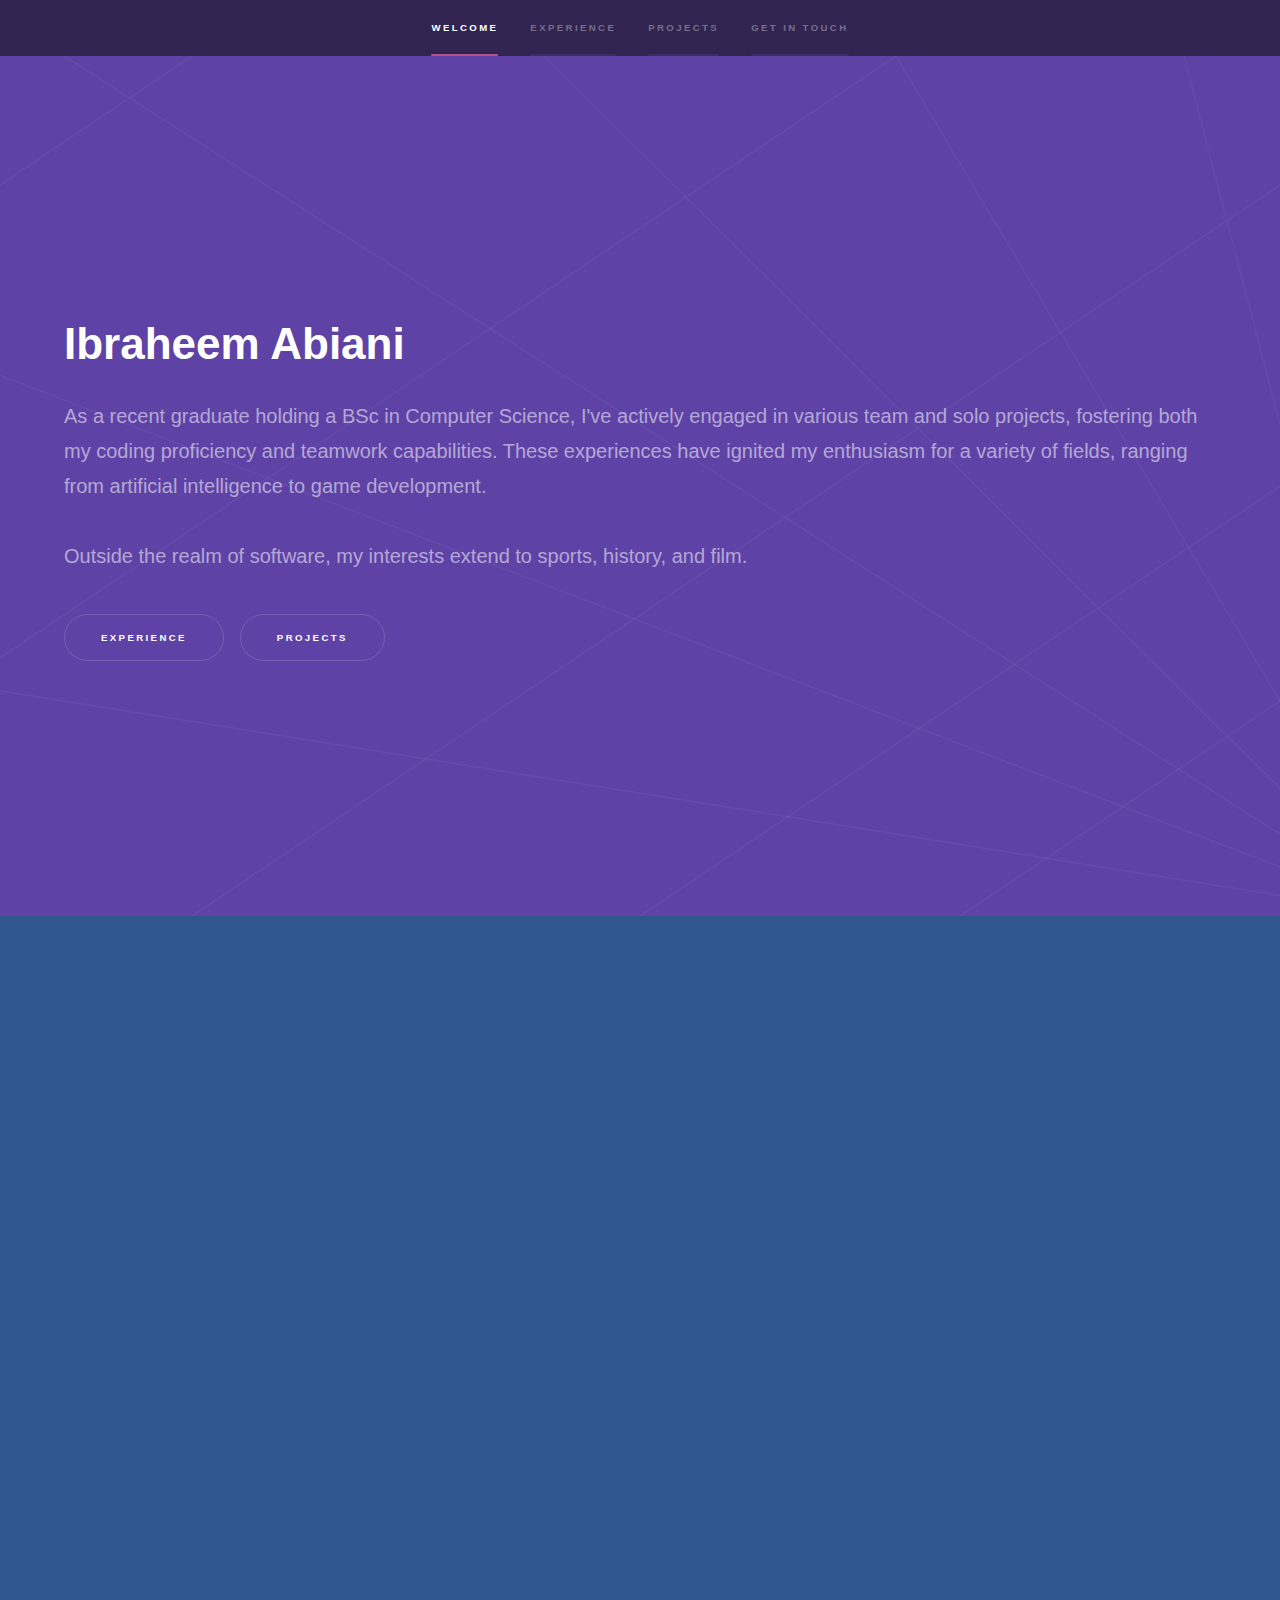
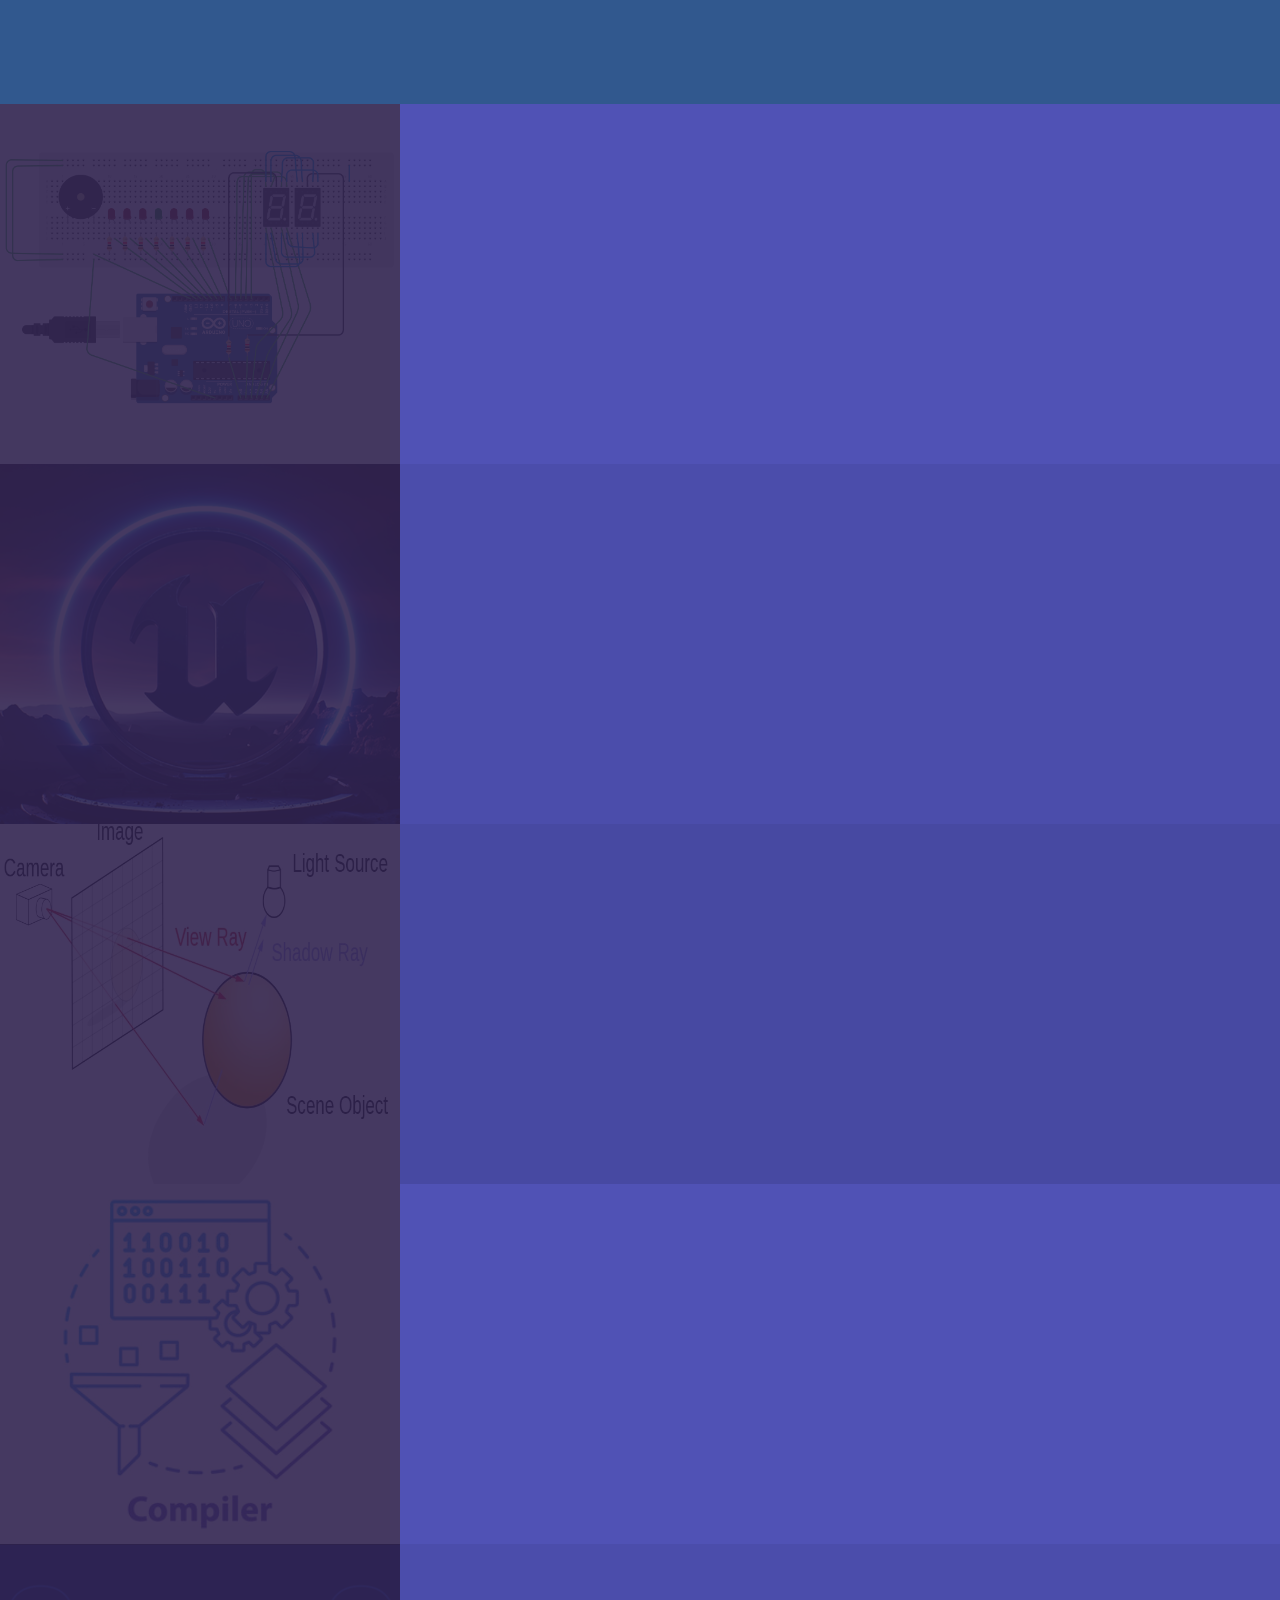
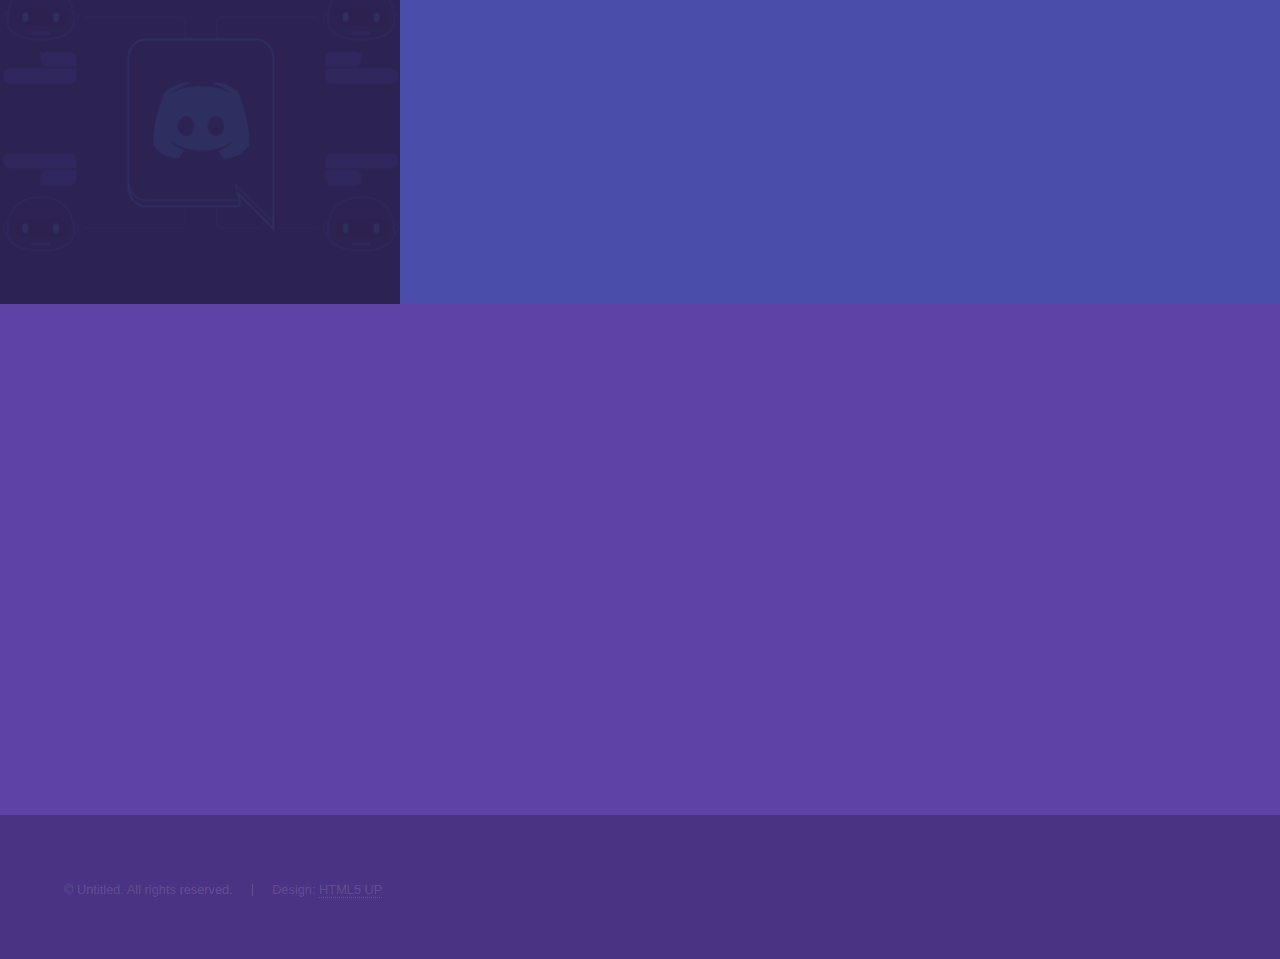
<file: index.html>
<!DOCTYPE HTML>
<!--
	Hyperspace by HTML5 UP
	html5up.net | @ajlkn
	Free for personal and commercial use under the CCA 3.0 license (html5up.net/license)
-->
<html>
	<head>
		<title>Ibraheem Abiani Portfolio</title> <!--tab title-->
		<meta charset="utf-8" />
		<meta name="viewport" content="width=device-width, initial-scale=1, user-scalable=no" />
		<link rel="stylesheet" href="assets/css/main.css" />
		<noscript><link rel="stylesheet" href="assets/css/noscript.css" /></noscript>
	</head>
	<body class="is-preload">

		<!-- Sidebar -->
			<section id="sidebar">
				<div class="inner">
					<nav>
						<ul>
							<li><a href="#intro">Welcome</a></li>
							<li><a href="#one">Experience</a></li>
							<li><a href="#two">Projects</a></li>
							<li><a href="#three">Get in touch</a></li>
						</ul>
					</nav>	
				</div>
			</section>

		<!-- Wrapper -->
			<div id="wrapper">

				<!-- Intro -->
					<section id="intro" class="wrapper style1 fullscreen fade-up">
						<div class="inner">
							<h1>Ibraheem Abiani</h1>
							<p>As a recent graduate holding a BSc in Computer Science, 
							I've actively engaged in various team and solo projects, fostering both my coding proficiency and teamwork capabilities.
							These experiences have ignited my enthusiasm for a variety of fields, ranging from artificial intelligence to game development.<br><br>
							Outside the realm of software, my interests extend to sports, history, and film.</p>
							<ul class="actions">
								<li><a href="#one" class="button scrolly">Experience</a></li>
								<li><a href="#two" class="button scrolly">Projects</a></li>
							</ul>
						</div>
					</section>
				
				<!--Experience-->
				<section id="one" class="wrapper style3 fade-up">
					<div class="inner">
						<h1>Experience</h1>
						<h2>REG-1 - Software Engineer Intern</h2>
						<p><i>As I neared graduation, I had the opportunity to join REG-1 as a software 
							engineering intern. This experience enabled me to expand my skills in data analysis, full-stack development,
							 and artificial intelligence algorithms, providing valuable hands-on industry knowledge.
						</i></p>
						<ul>
							<li>Developed frontend and backend functionalities using Flask and Next.js.</li>
							<li> Built and maintained APIs for storing and retrieving data.</li>
							<li>Connected the frontend and backend systems to handle form data, enabled efficient processing and storage in a backend database.</li>
							<li>Collected and classified data from the GDELT database using artificial intelligence techniques, including natural language processing (NLP) with a Naive Bayes classifier.</li>
							<li>Acquired experience in web scraping to collect website data and store it in MongoDB databases.</li>
						</ul>
						<h2>Tech Studio - Trainer</h2>
						<p><i>During my last year of highschool I managed to get my first part-time job as a trainer for Tech Studio. It taught
							me the value of good communication and time management.
						</i></p>
						<ul>
							<li>Assisted in teaching students the basics of computer development, animation and graphic design.</li>
							<li>Enhanced communication skills by breaking down complex tasks and concepts to students.</li>
							<li>Developed an appreciation for the importance of time management due to the nature of fixed curriculum and class periods.</li>
						</ul>

					</div>
				</section>
				<!-- One -->
					<section id="two" class="wrapper style2 spotlights">
						<section>
							<a href="#" class="image"><img src="images/buzzer1.png" alt="" data-position="center center" /></a>
							<div class="content">
								<div class="inner">
									<h2>Alarm Buzzer System</h2>
									<p>An alarm buzzer system programmed and intergrated with various components to an Arduino Uno microcontroller.</p>
									<ul class="actions">
										<li><a href="buzzer-info.html" class="button">Learn more</a></li>
									</ul>
								</div>
							</div>
						</section>
						<section>
							<a href="#" class="image"><img src="images/tower1.jpg" alt="" data-position="top center" /></a>
							<div class="content">
								<div class="inner">
									<h2>Tower Rangers</h2>
									<p>A three-dimensional tower defense game built in Unreal Engine 5 by me and four other team members.</p>
									<ul class="actions">
										<li><a href="tower-info.html" class="button">Learn more</a></li>
									</ul>
								</div>
							</div>
						</section>
						<section>
							<a href="#" class="image"><img src="images/ray1.png" alt="" data-position="25% 25%" /></a>
							<div class="content">
								<div class="inner">
									<h2>Ray Tracer</h2>
									<p>A ray tracer capable of generating intricate images within a 3D environment.</p>
									<ul class="actions">
										<li><a href="ray-info.html" class="button">Learn more</a></li>
									</ul>
								</div>
							</div>
						</section>
					</section>

				<!-- Two -->
				<section id="two" class="wrapper style2 spotlights">
					<section>
						<a href="#" class="image"><img src="images/compilot1.jpg" alt="" data-position="center center" /></a>
						<div class="content">
							<div class="inner">
								<h2>Compilot</h2>
								<p>Compilot is a compiler for a custom programming language that I constructed alongside two team members.</p>
								<ul class="actions">
									<li><a href="compilot-info.html" class="button">Learn more</a></li>
								</ul>
							</div>
						</div>
					</section>
					<section>
						<a href="#" class="image"><img src="images/bot1.png" alt="" data-position="top center" /></a>
						<div class="content">
							<div class="inner">
								<h2>League Manager Bot</h2>
								<p>A bot used to manage discord servers that host gaming tournaments.</p>
								<ul class="actions">
									<li><a href="bot-info.html" class="button">Learn more</a></li>
								</ul>
							</div>
						</div>
					</section>
				</section>

				<!-- Three -->
					<section id="three" class="wrapper style1 fade-up">
						<div class="inner">
							<h2>Contact</h2>
							<p>For inquiries or collaboration opportunities, don't hesitate to reach out using the contact details below.
								You can also explore the code for my projects on my GitHub profile.
							</p>
							<section>
								<ul class="contact">
									<li>
										<h3>Email</h3>
										<a href="mailto:ibraheem.abiani@yahoo.com">ibraheem.abiani@yahoo.com</a>
									</li>
									<li>
										<h3>Phone</h3>
										<span>951-232-1160</span>
									</li>
									<li>
										<h3>Social</h3>
										<ul class="icons">
											<!-- <li><a href="#" class="icon brands fa-github"><span class="label">GitHub</span></a></li> -->
											<li><a href="https://www.linkedin.com/in/ibraheem-abiani/" class="icon brands fa-linkedin-in"><span class="label">LinkedIn</span></a></li>
											<li><a href="https://github.com/IbraheemAbiani" class="icon brands fa-github"><span class="label">Github</span></a></li>
										</ul>
									</li>
								</ul>
							</section>
						</div>
					</section>

			</div>

		<!-- Footer -->
			<footer id="footer" class="wrapper style1-alt">
				<div class="inner">
					<ul class="menu">
						<li>&copy; Untitled. All rights reserved.</li><li>Design: <a href="http://html5up.net">HTML5 UP</a></li>
					</ul>
				</div>
			</footer>

		<!-- Scripts -->
			<script src="assets/js/jquery.min.js"></script>
			<script src="assets/js/jquery.scrollex.min.js"></script>
			<script src="assets/js/jquery.scrolly.min.js"></script>
			<script src="assets/js/browser.min.js"></script>
			<script src="assets/js/breakpoints.min.js"></script>
			<script src="assets/js/util.js"></script>
			<script src="assets/js/main.js"></script>

	</body>
</html>
</file>
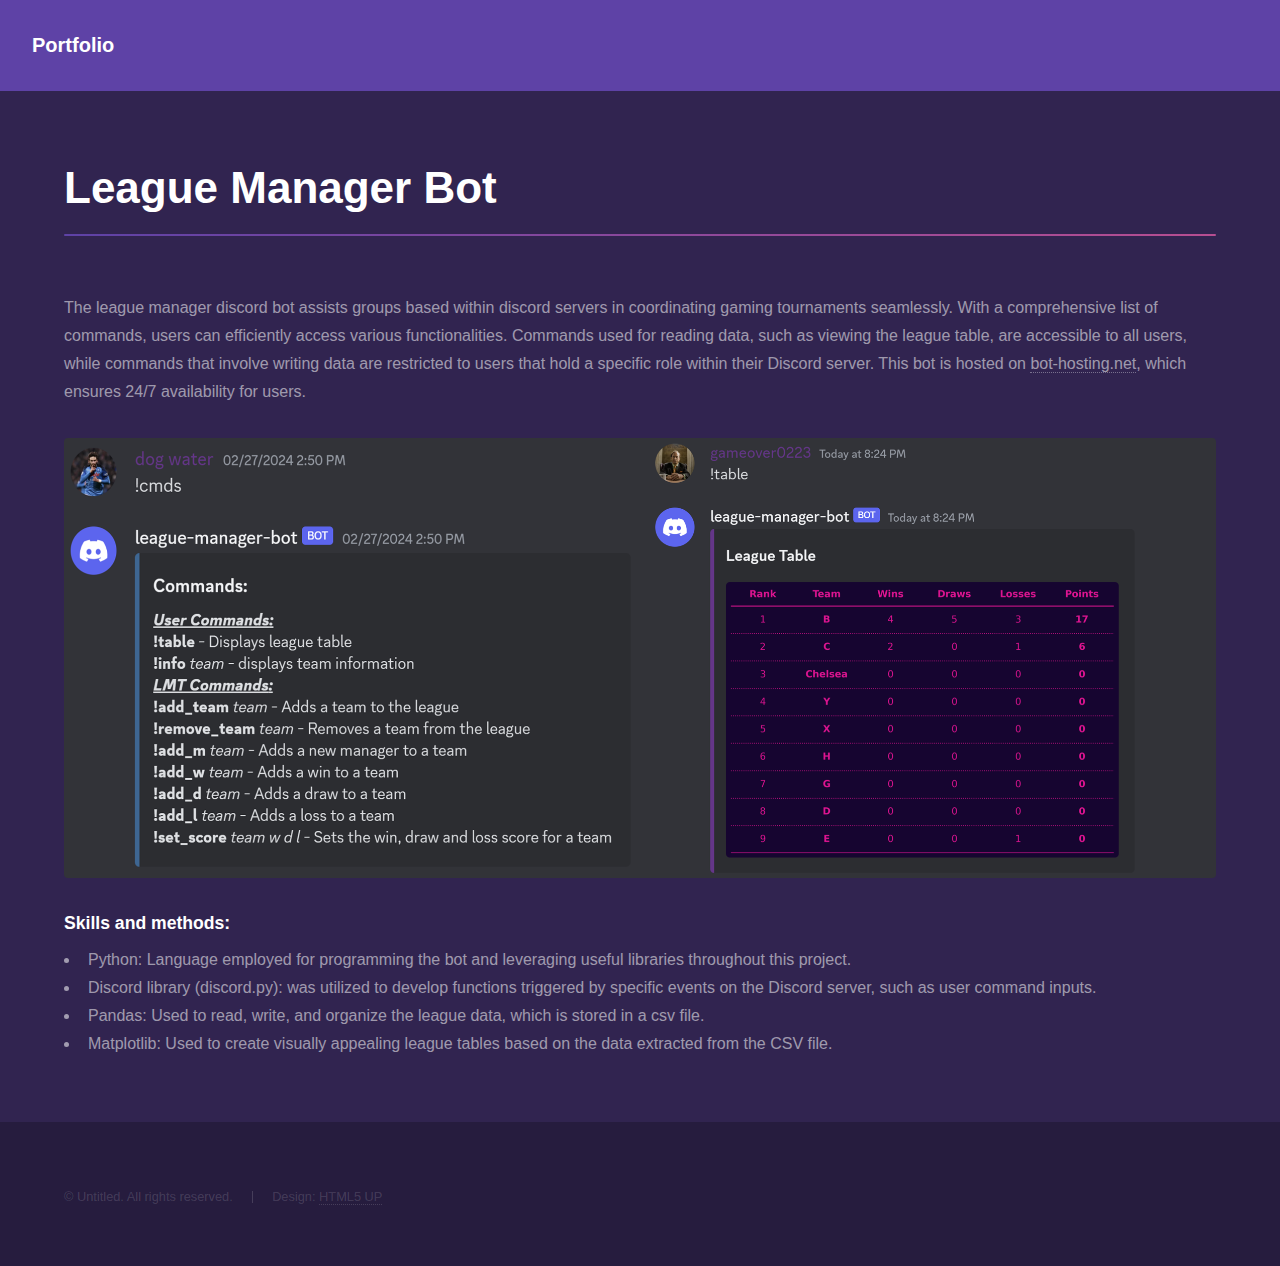
<file: bot-info.html>
<!DOCTYPE HTML>
<!--
	Hyperspace by HTML5 UP
	html5up.net | @ajlkn
	Free for personal and commercial use under the CCA 3.0 license (html5up.net/license)
-->
<html>
	<head>
		<title>Portfolio - League Manager Bot</title>
		<meta charset="utf-8" />
		<meta name="viewport" content="width=device-width, initial-scale=1, user-scalable=no" />
		<link rel="stylesheet" href="assets/css/main.css" />
		<noscript><link rel="stylesheet" href="assets/css/noscript.css" /></noscript>
	</head>
	<body class="is-preload">

		<!-- Header -->
			<header id="header">
				<a href="index.html" class="title">Portfolio</a>
			</header>

		<!-- Wrapper -->
			<div id="wrapper">

				<!-- Main -->
					<section id="main" class="wrapper">
						<div class="inner">
							<h1 class="major">League Manager Bot</h1>
							<p>The league manager discord bot assists groups based within discord servers in coordinating gaming
                            tournaments seamlessly. With a comprehensive list of commands, users can efficiently access various functionalities.
                            Commands used for reading data, such as viewing the league table, are accessible to all users, while commands
                            that involve writing data are restricted to users that hold a specific role within their Discord server. This bot is hosted 
                            on <a href="https://bot-hosting.net">bot-hosting.net</a>, which ensures 24/7 availability for users.
							</p>
							<span class="image fit"><img src="images/bot2.png" alt="" /></span>
							<h3>Skills and methods:</h3>
								<ul>
									<li>Python: Language employed for programming the bot and leveraging useful libraries throughout this project.</li>
                                    <li>Discord library (discord.py): was utilized to develop functions triggered by specific events on the Discord server, such as user command inputs.</li>
									<li>Pandas: Used to read, write, and organize the league data, which is stored in a csv file.</li>
									<li>Matplotlib: Used to create visually appealing league tables based on the data extracted from the CSV file.</li>
								</ul>
						</div>
					</section>

			</div>

		<!-- Footer -->
			<footer id="footer" class="wrapper alt">
				<div class="inner">
					<ul class="menu">
						<li>&copy; Untitled. All rights reserved.</li><li>Design: <a href="http://html5up.net">HTML5 UP</a></li>
					</ul>
				</div>
			</footer>

		<!-- Scripts -->
			<script src="assets/js/jquery.min.js"></script>
			<script src="assets/js/jquery.scrollex.min.js"></script>
			<script src="assets/js/jquery.scrolly.min.js"></script>
			<script src="assets/js/browser.min.js"></script>
			<script src="assets/js/breakpoints.min.js"></script>
			<script src="assets/js/util.js"></script>
			<script src="assets/js/main.js"></script>

	</body>
</html>
</file>
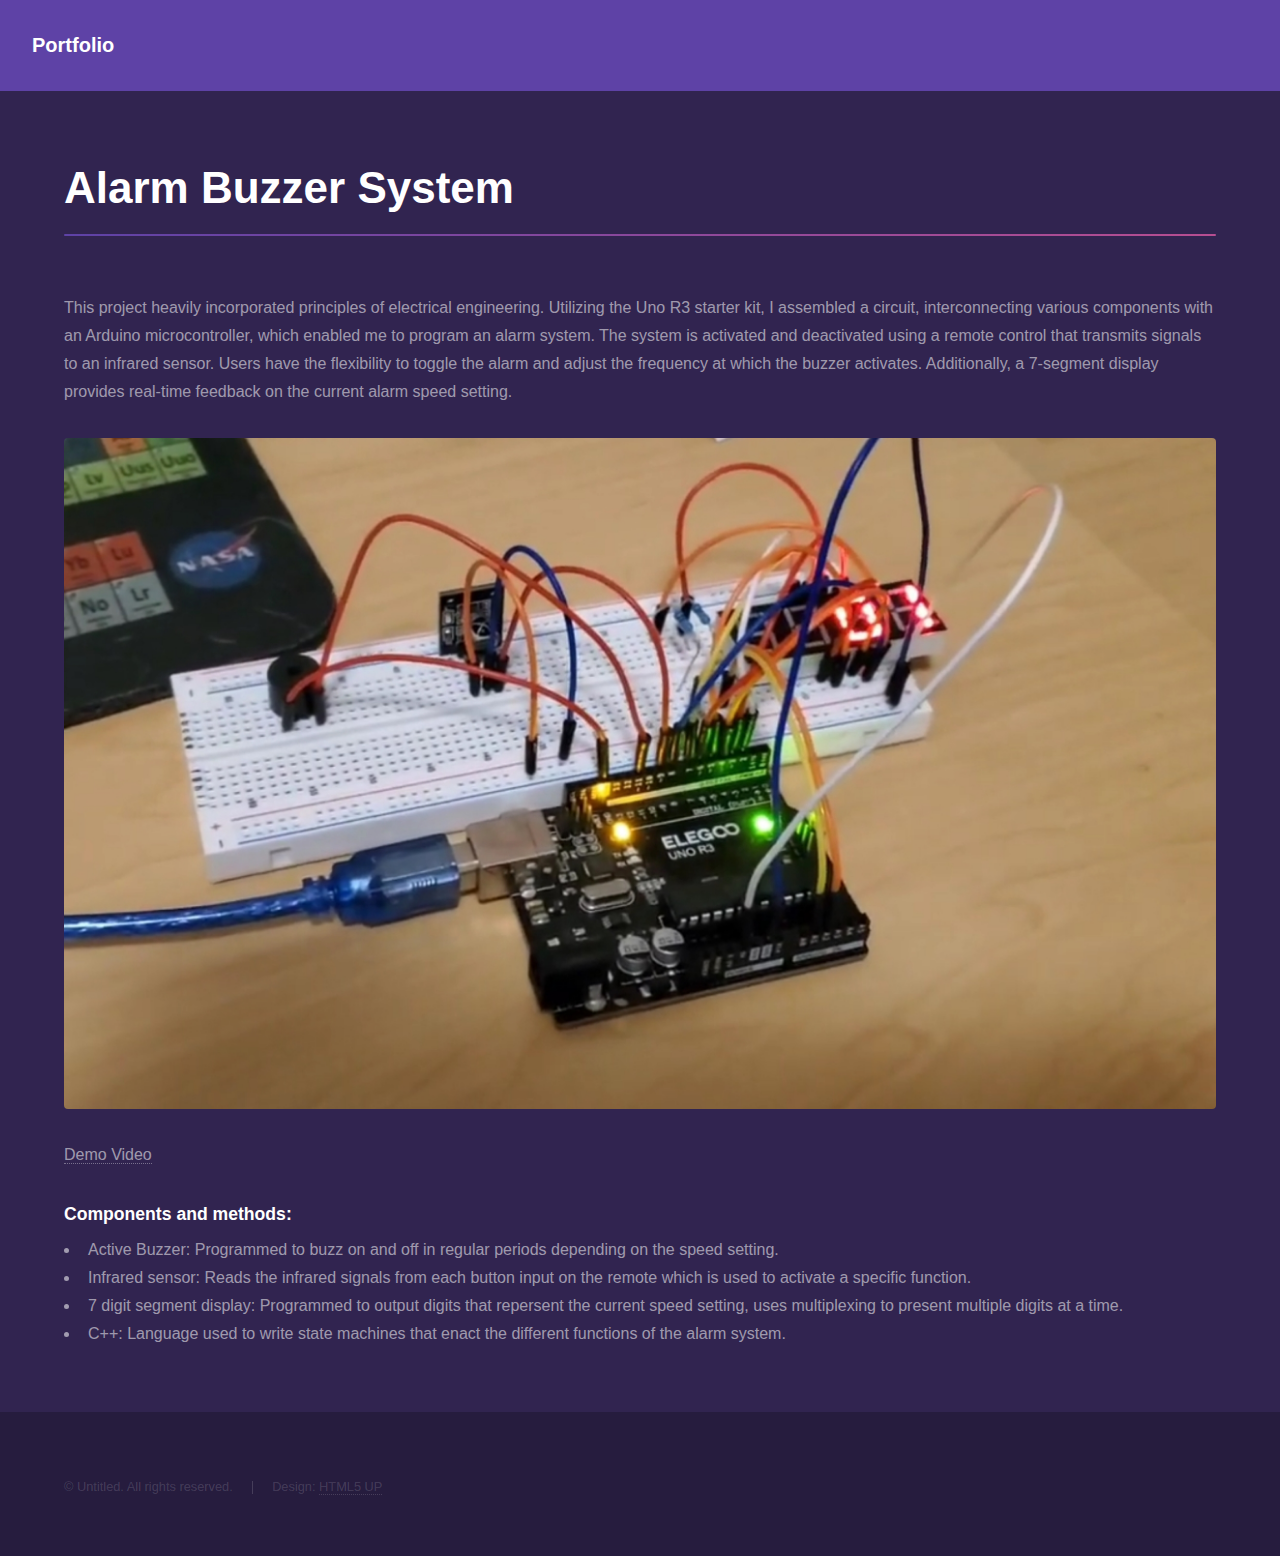
<file: buzzer-info.html>
<!DOCTYPE HTML>
<!--
	Hyperspace by HTML5 UP
	html5up.net | @ajlkn
	Free for personal and commercial use under the CCA 3.0 license (html5up.net/license)
-->
<html>
	<head>
		<title>Portfolio - Alarm Buzzer System</title>
		<meta charset="utf-8" />
		<meta name="viewport" content="width=device-width, initial-scale=1, user-scalable=no" />
		<link rel="stylesheet" href="assets/css/main.css" />
		<noscript><link rel="stylesheet" href="assets/css/noscript.css" /></noscript>
	</head>
	<body class="is-preload">

		<!-- Header -->
			<header id="header">
				<a href="index.html" class="title">Portfolio</a>
			</header>

		<!-- Wrapper -->
			<div id="wrapper">

				<!-- Main -->
					<section id="main" class="wrapper">
						<div class="inner">
							<h1 class="major">Alarm Buzzer System</h1>
							<p>This project heavily incorporated principles of electrical engineering. Utilizing the Uno R3 starter kit, I assembled a circuit, 
							interconnecting various components with an Arduino microcontroller, which enabled me to program an alarm system.
							The system is activated and deactivated using a remote control that transmits signals to an infrared sensor.
							Users have the flexibility to toggle the alarm and adjust the frequency at which the buzzer activates. 
							Additionally, a 7-segment display provides real-time feedback on the current alarm speed setting.</p>
							<span class="image fit"><img src="images/buzzer2.jpg" alt="" /></span>
							<p><a href="https://youtu.be/7JfY2NpZp3s">Demo Video</a></p>
							<h3>Components and methods:</h3>
								<ul>
									<li>Active Buzzer: Programmed to buzz on and off in regular periods depending on the speed setting.</li>
									<li>Infrared sensor: Reads the infrared signals from each button input on the remote which is used to activate a specific function.</li>
									<li>7 digit segment display: Programmed to output digits that repersent the current speed setting, uses multiplexing to present multiple digits at a time.</li>
									<li>C++: Language used to write state machines that enact the different functions of the alarm system.</li>
								</ul>
						</div>
					</section>

			</div>

		<!-- Footer -->
			<footer id="footer" class="wrapper alt">
				<div class="inner">
					<ul class="menu">
						<li>&copy; Untitled. All rights reserved.</li><li>Design: <a href="http://html5up.net">HTML5 UP</a></li>
					</ul>
				</div>
			</footer>

		<!-- Scripts -->
			<script src="assets/js/jquery.min.js"></script>
			<script src="assets/js/jquery.scrollex.min.js"></script>
			<script src="assets/js/jquery.scrolly.min.js"></script>
			<script src="assets/js/browser.min.js"></script>
			<script src="assets/js/breakpoints.min.js"></script>
			<script src="assets/js/util.js"></script>
			<script src="assets/js/main.js"></script>

	</body>
</html>
</file>
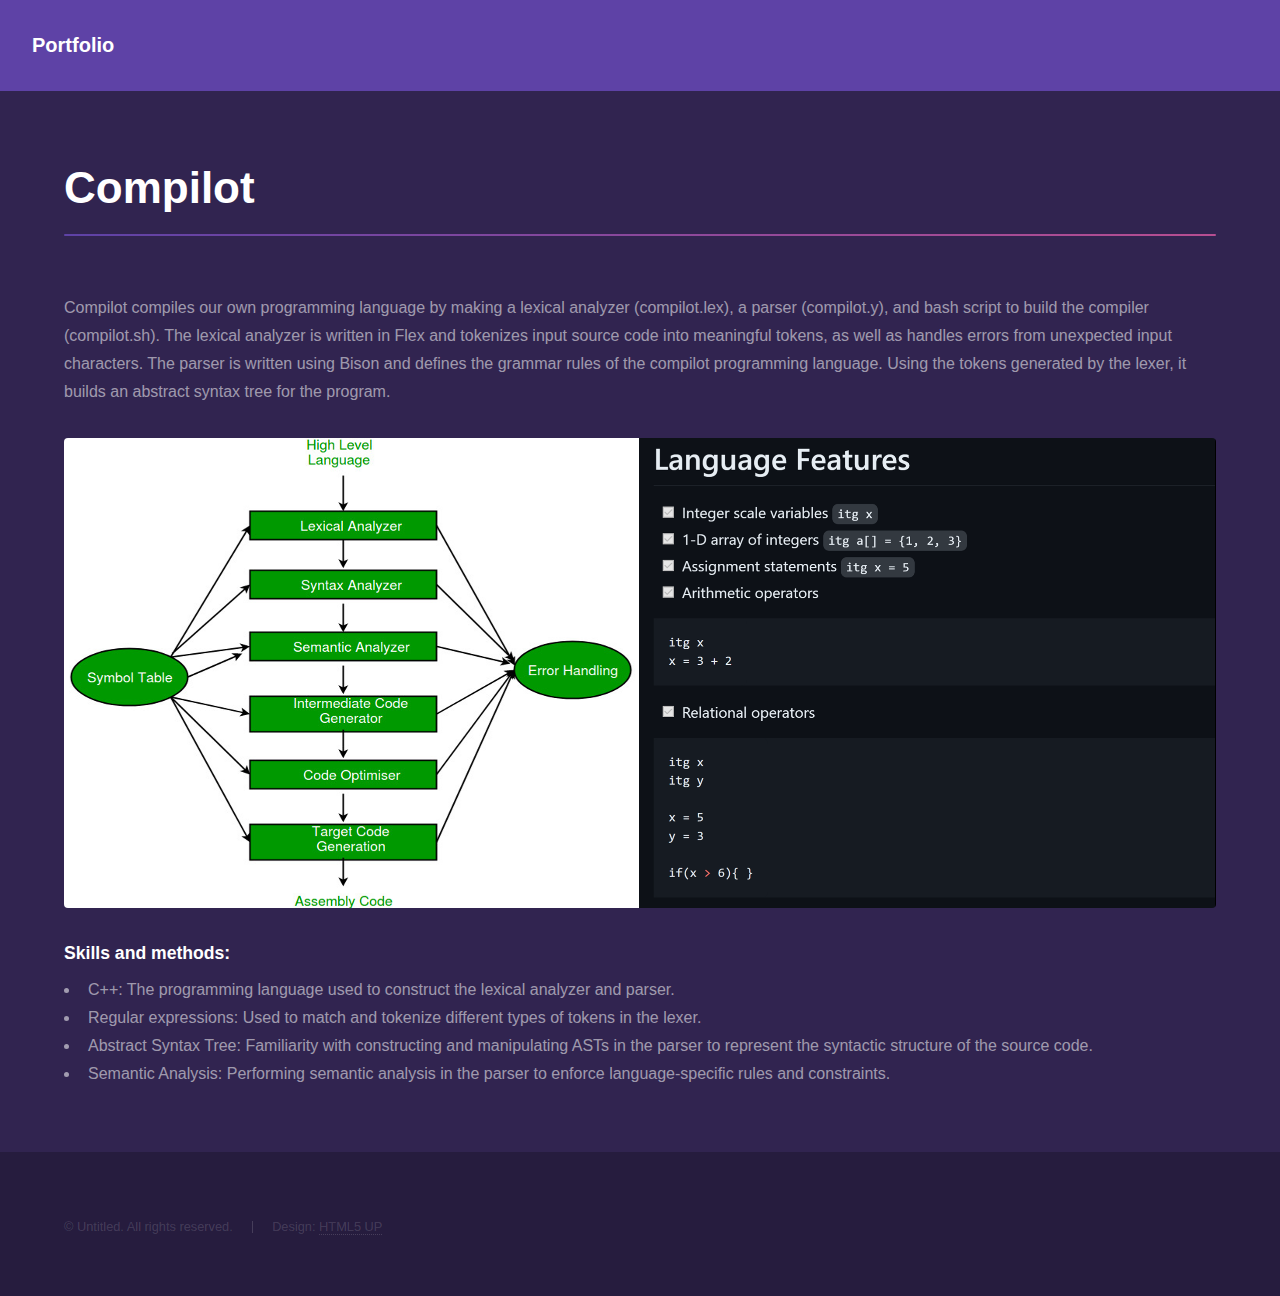
<file: compilot-info.html>
<!DOCTYPE HTML>
<!--
	Hyperspace by HTML5 UP
	html5up.net | @ajlkn
	Free for personal and commercial use under the CCA 3.0 license (html5up.net/license)
-->
<html>
	<head>
		<title>Portfolio - Compilot</title>
		<meta charset="utf-8" />
		<meta name="viewport" content="width=device-width, initial-scale=1, user-scalable=no" />
		<link rel="stylesheet" href="assets/css/main.css" />
		<noscript><link rel="stylesheet" href="assets/css/noscript.css" /></noscript>
	</head>
	<body class="is-preload">

		<!-- Header -->
			<header id="header">
				<a href="index.html" class="title">Portfolio</a>
			</header>

		<!-- Wrapper -->
			<div id="wrapper">

				<!-- Main -->
					<section id="main" class="wrapper">
						<div class="inner">
							<h1 class="major">Compilot</h1>
							<p>Compilot compiles our own programming language by making a lexical analyzer (compilot.lex), a parser (compilot.y), and 
							bash script to build the compiler (compilot.sh). The lexical analyzer is written in Flex and tokenizes input source code
							into meaningful tokens, as well as handles errors from unexpected input characters. The parser is written using Bison 
							and defines the grammar rules of the compilot programming language. Using the tokens generated by the lexer, it builds
							an abstract syntax tree for the program.
							</p>
							<span class="image fit"><img src="images/compilot2.png" alt="" /></span>
							<h3>Skills and methods:</h3>
								<ul>
									<li>C++: The programming language used to construct the lexical analyzer and parser.</li>
									<li>Regular expressions: Used to match and tokenize different types of tokens in the lexer.</li>
									<li>Abstract Syntax Tree: Familiarity with constructing and manipulating ASTs in the parser to represent the syntactic structure of the source code.</li>
									<li>Semantic Analysis: Performing semantic analysis in the parser to enforce language-specific rules and constraints.</li>
								</ul>
						</div>
					</section>

			</div>

		<!-- Footer -->
			<footer id="footer" class="wrapper alt">
				<div class="inner">
					<ul class="menu">
						<li>&copy; Untitled. All rights reserved.</li><li>Design: <a href="http://html5up.net">HTML5 UP</a></li>
					</ul>
				</div>
			</footer>

		<!-- Scripts -->
			<script src="assets/js/jquery.min.js"></script>
			<script src="assets/js/jquery.scrollex.min.js"></script>
			<script src="assets/js/jquery.scrolly.min.js"></script>
			<script src="assets/js/browser.min.js"></script>
			<script src="assets/js/breakpoints.min.js"></script>
			<script src="assets/js/util.js"></script>
			<script src="assets/js/main.js"></script>

	</body>
</html>
</file>
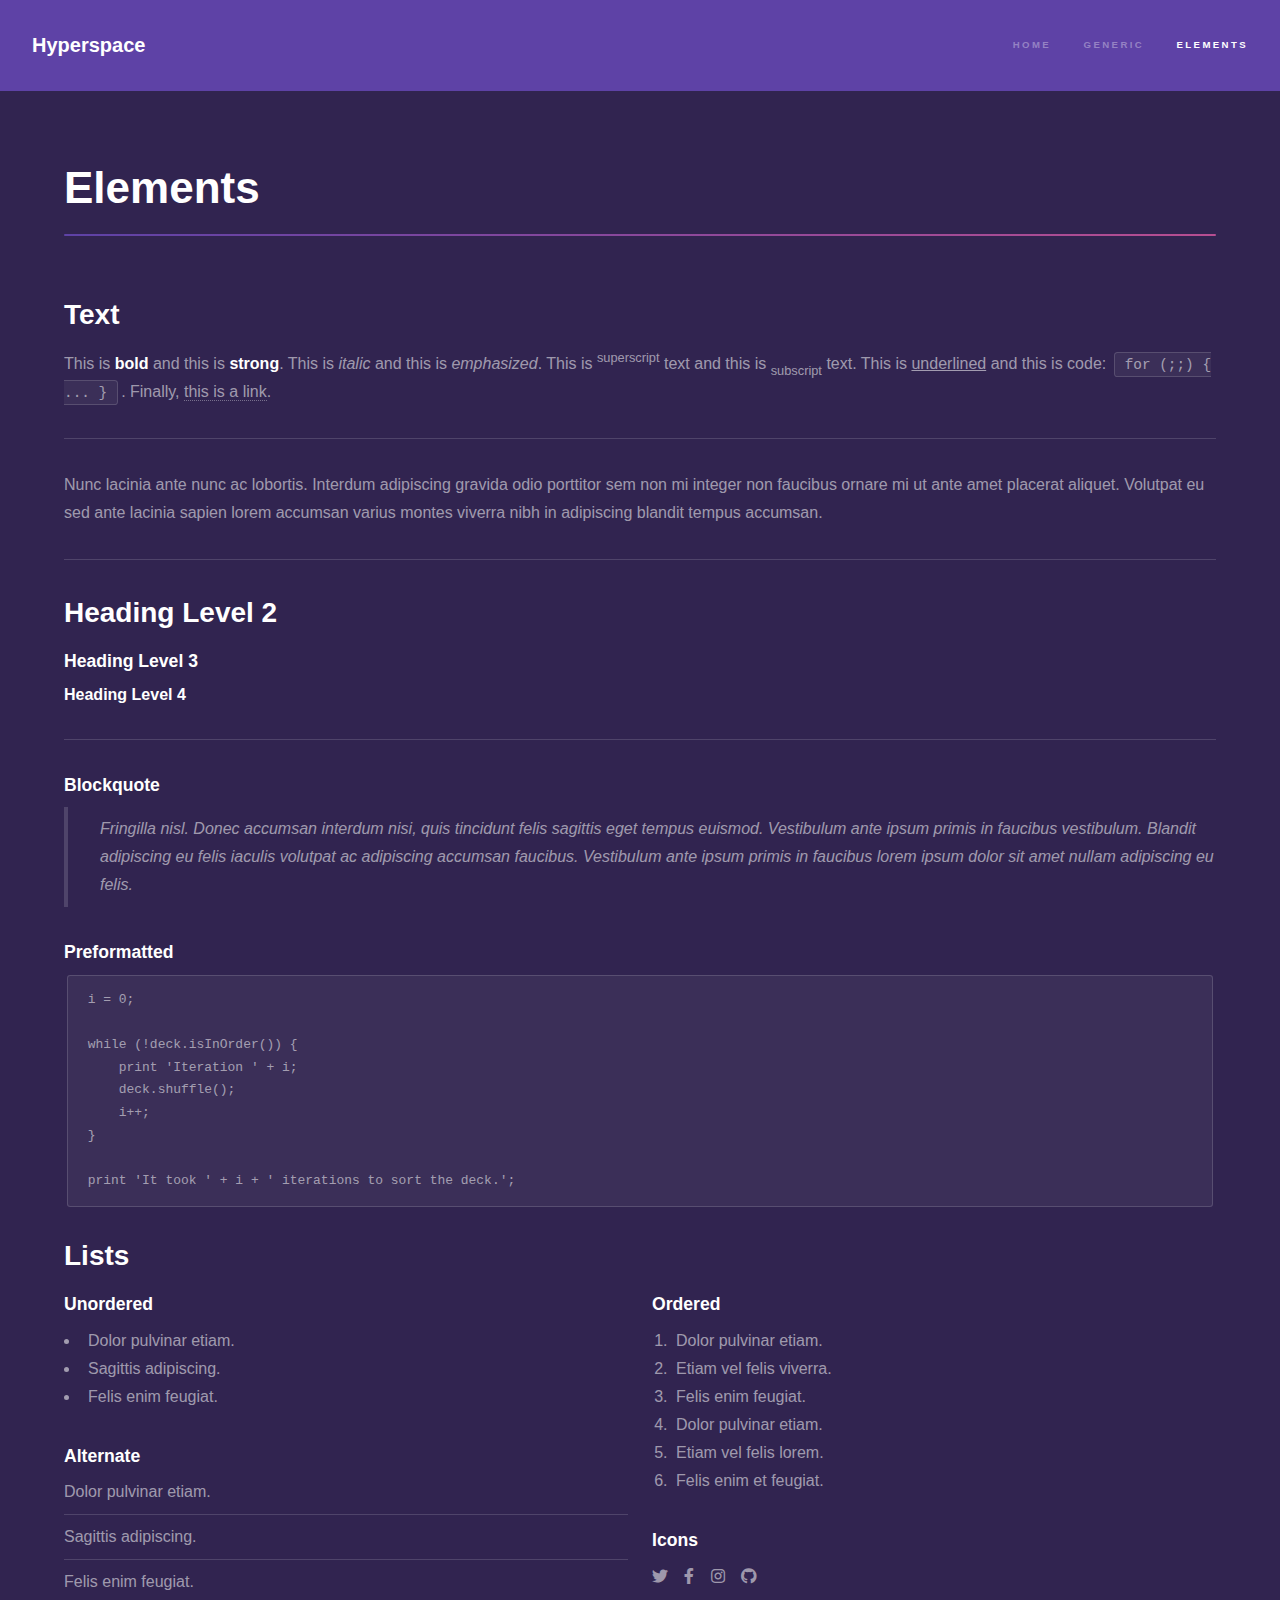
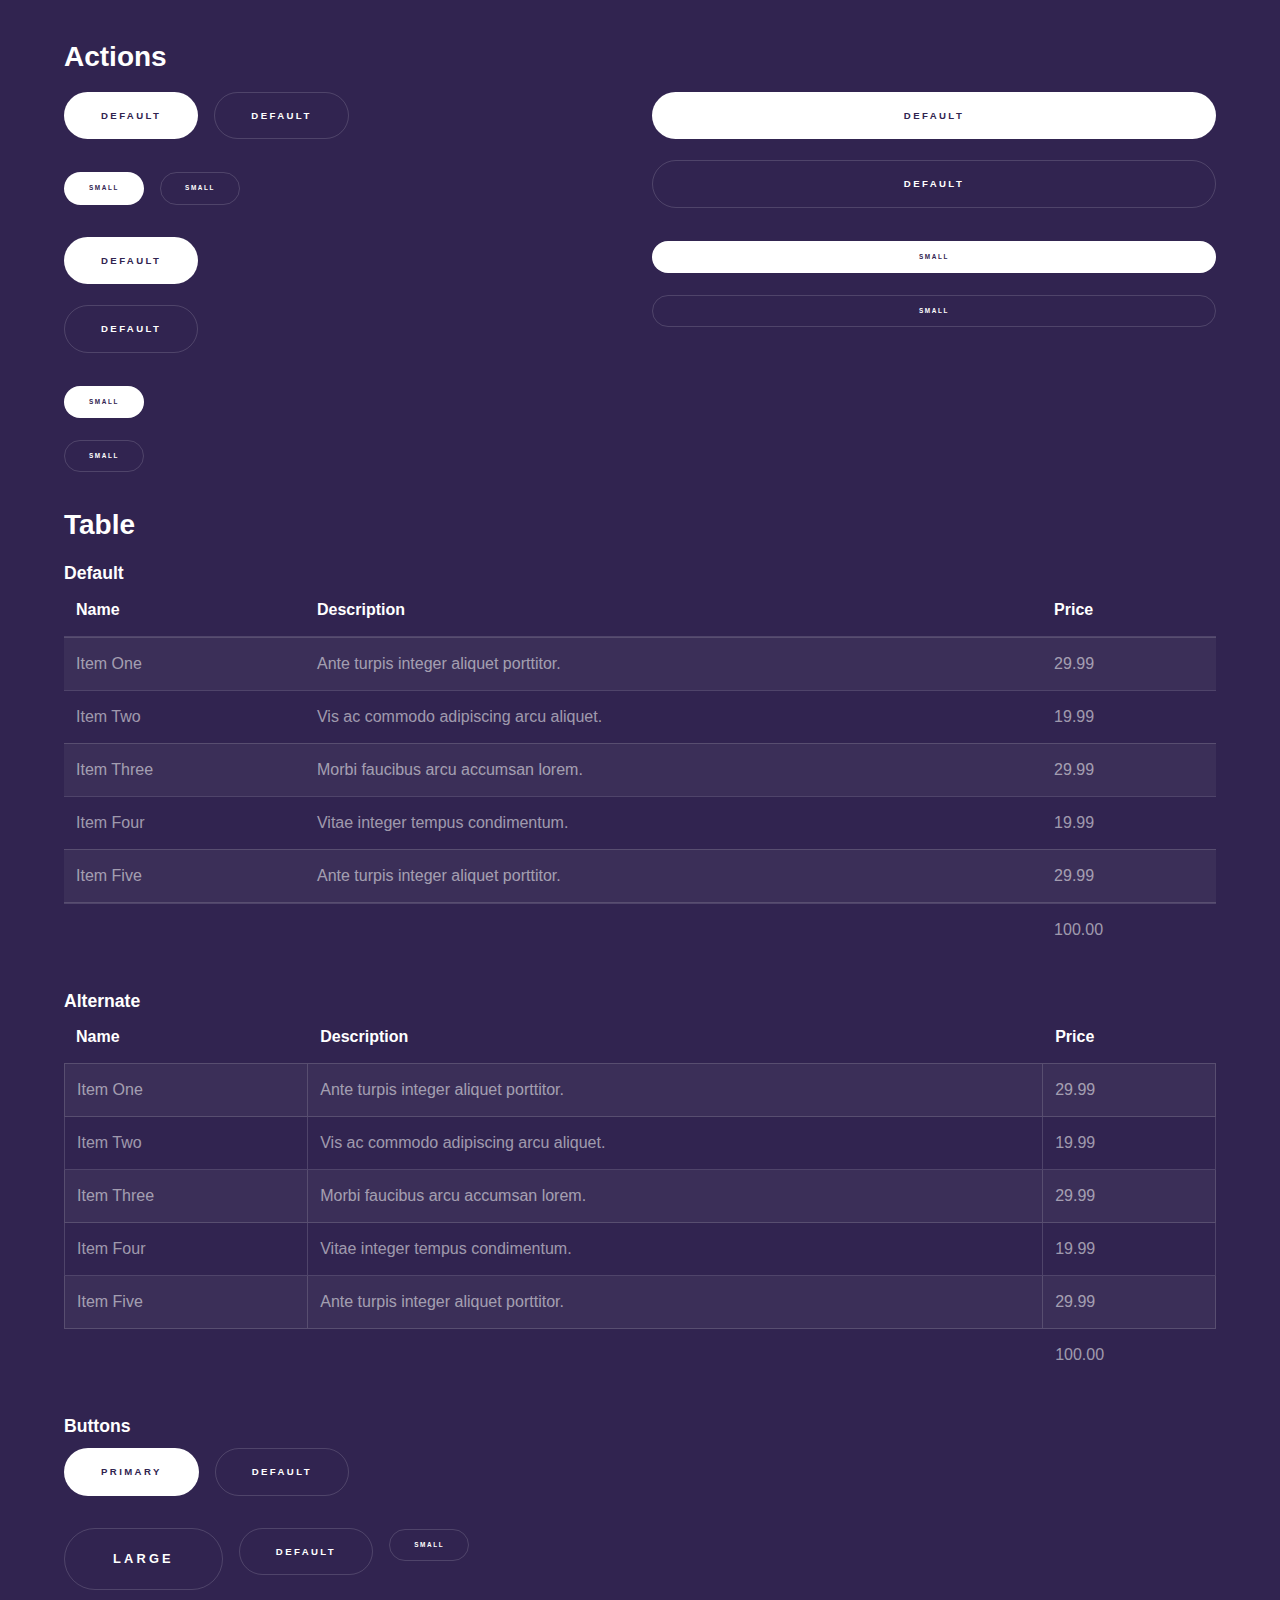
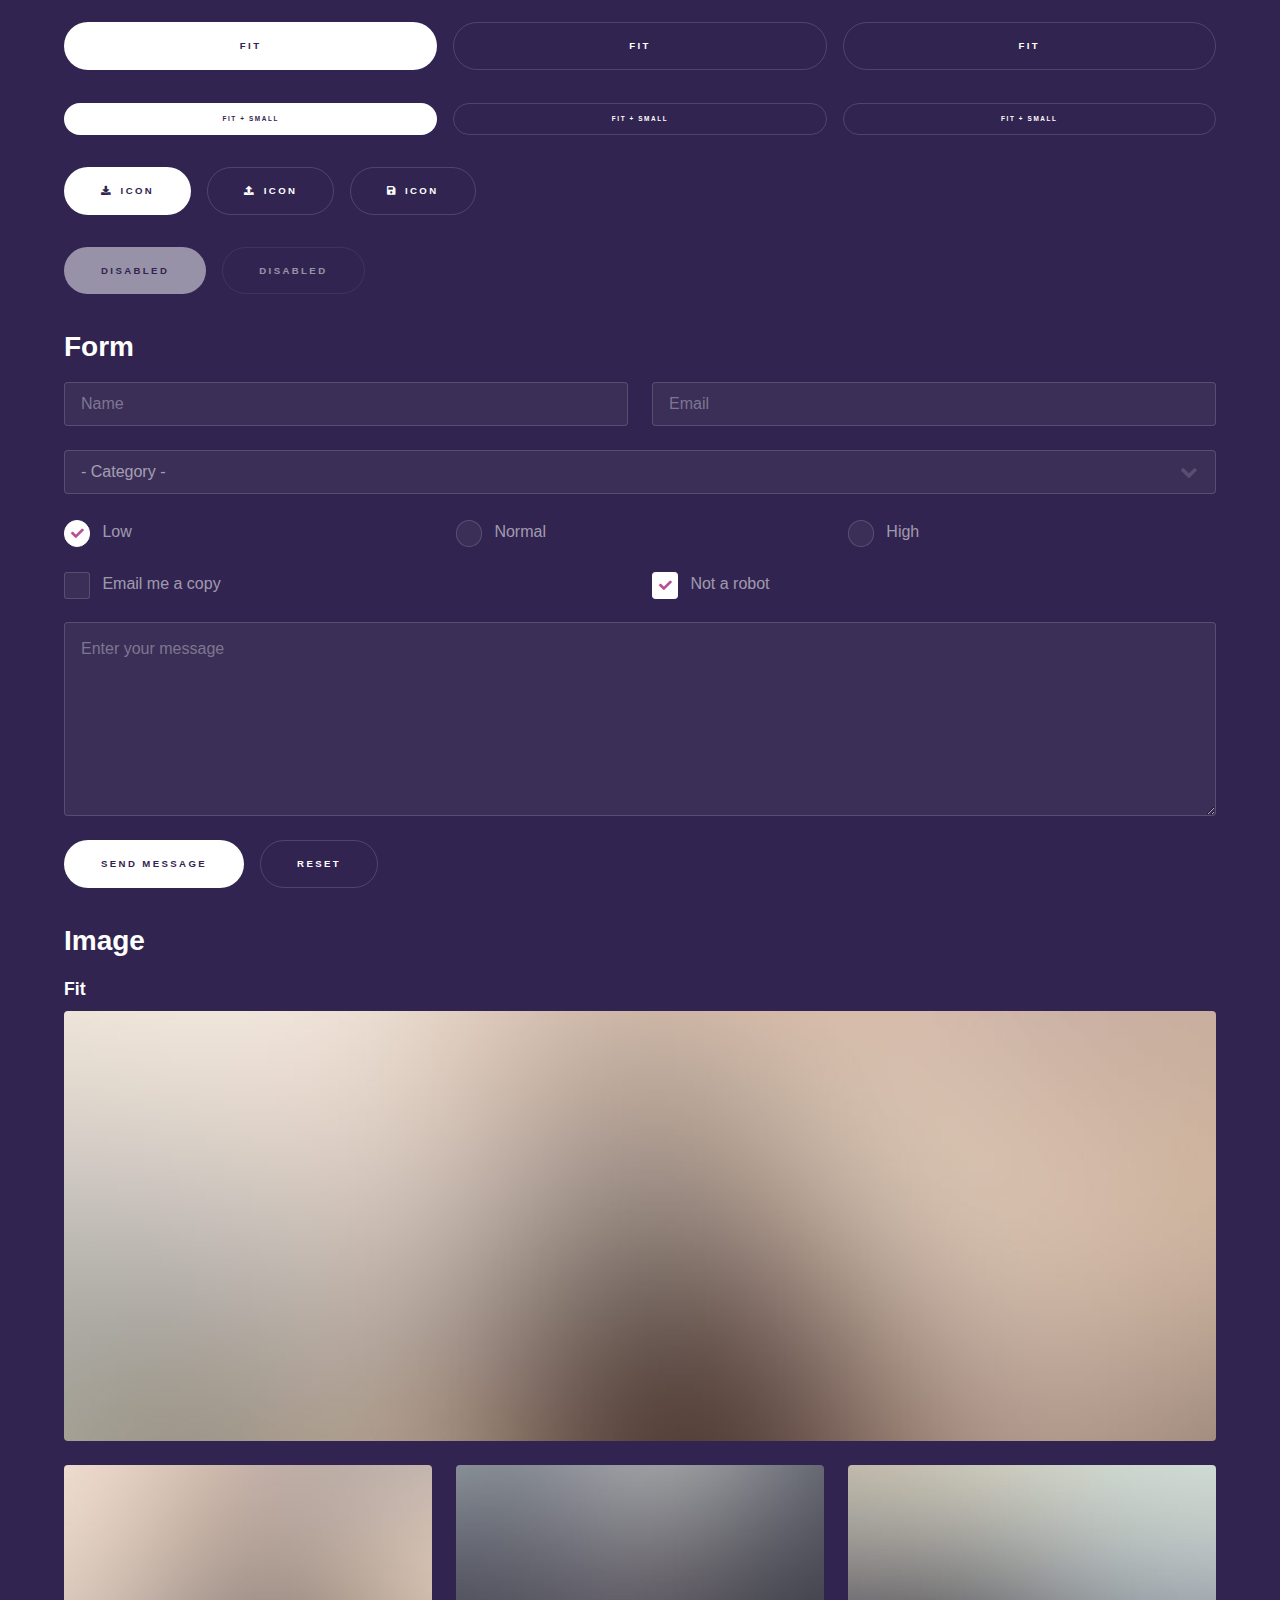
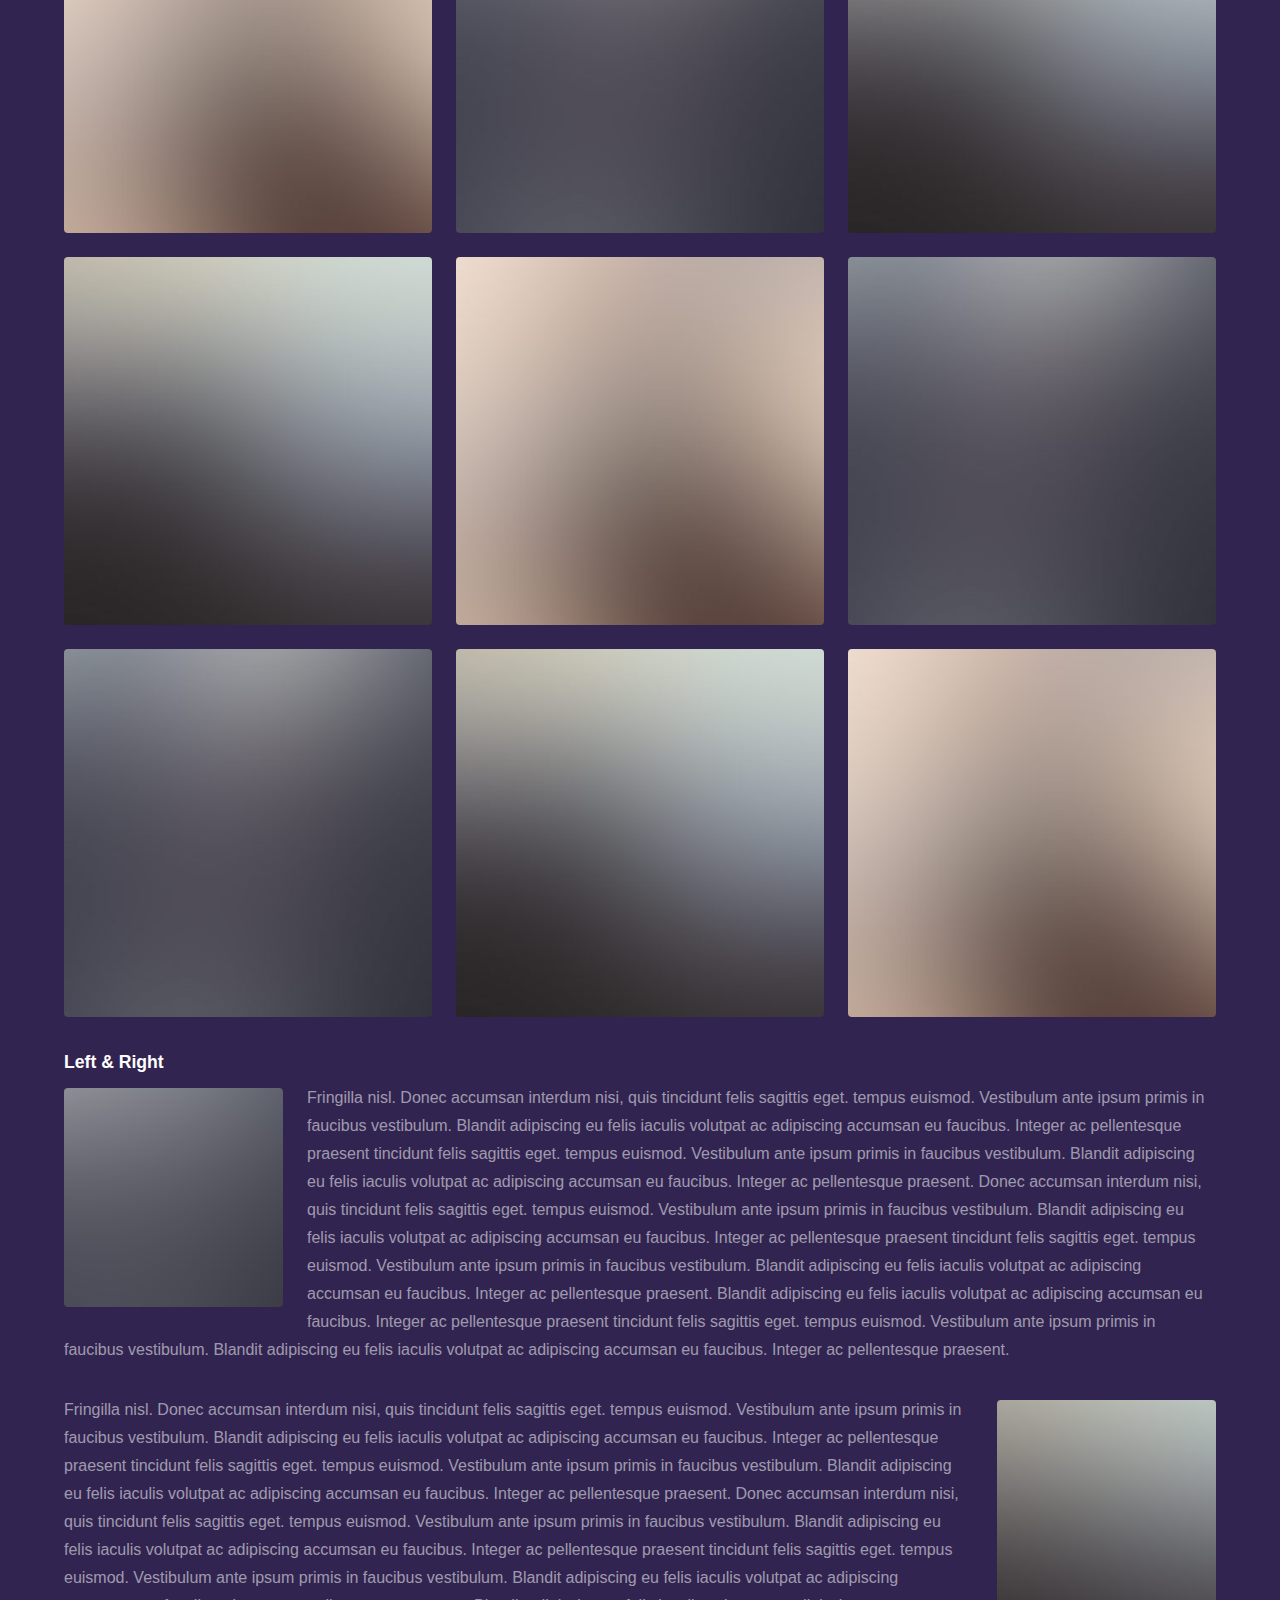
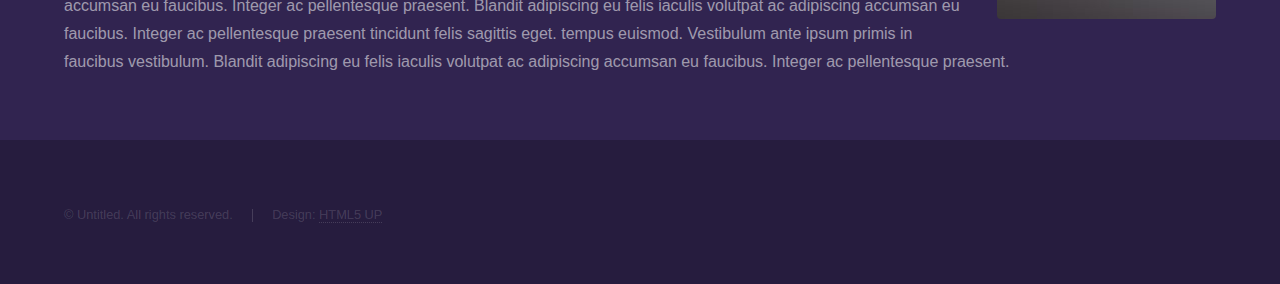
<file: elements.html>
<!DOCTYPE HTML>
<!--
	Hyperspace by HTML5 UP
	html5up.net | @ajlkn
	Free for personal and commercial use under the CCA 3.0 license (html5up.net/license)
-->
<html>
	<head>
		<title>Elements - Hyperspace by HTML5 UP</title>
		<meta charset="utf-8" />
		<meta name="viewport" content="width=device-width, initial-scale=1, user-scalable=no" />
		<link rel="stylesheet" href="assets/css/main.css" />
		<noscript><link rel="stylesheet" href="assets/css/noscript.css" /></noscript>
	</head>
	<body class="is-preload">

		<!-- Header -->
			<header id="header">
				<a href="index.html" class="title">Hyperspace</a>
				<nav>
					<ul>
						<li><a href="index.html">Home</a></li>
						<li><a href="generic.html">Generic</a></li>
						<li><a href="elements.html"  class="active">Elements</a></li>
					</ul>
				</nav>
			</header>

		<!-- Wrapper -->
			<div id="wrapper">

				<!-- Main -->
					<section id="main" class="wrapper">
						<div class="inner">
							<h1 class="major">Elements</h1>

							<!-- Text -->
								<section>
									<h2>Text</h2>
									<p>This is <b>bold</b> and this is <strong>strong</strong>. This is <i>italic</i> and this is <em>emphasized</em>.
									This is <sup>superscript</sup> text and this is <sub>subscript</sub> text.
									This is <u>underlined</u> and this is code: <code>for (;;) { ... }</code>. Finally, <a href="https://www.youtube.com/">this is a link</a>.</p>
									<hr />
									<p>Nunc lacinia ante nunc ac lobortis. Interdum adipiscing gravida odio porttitor sem non mi integer non faucibus ornare mi ut ante amet placerat aliquet. Volutpat eu sed ante lacinia sapien lorem accumsan varius montes viverra nibh in adipiscing blandit tempus accumsan.</p>
									<hr />
									<h2>Heading Level 2</h2>
									<h3>Heading Level 3</h3>
									<h4>Heading Level 4</h4>
									<hr />
									<h3>Blockquote</h3>
									<blockquote>Fringilla nisl. Donec accumsan interdum nisi, quis tincidunt felis sagittis eget tempus euismod. Vestibulum ante ipsum primis in faucibus vestibulum. Blandit adipiscing eu felis iaculis volutpat ac adipiscing accumsan faucibus. Vestibulum ante ipsum primis in faucibus lorem ipsum dolor sit amet nullam adipiscing eu felis.</blockquote>
									<h3>Preformatted</h3>
									<pre><code>i = 0;

while (!deck.isInOrder()) {
    print 'Iteration ' + i;
    deck.shuffle();
    i++;
}

print 'It took ' + i + ' iterations to sort the deck.';</code></pre>
								</section>

							<!-- Lists -->
								<section>
									<h2>Lists</h2>
									<div class="row">
										<div class="col-6 col-12-medium">
											<h3>Unordered</h3>
											<ul>
												<li>Dolor pulvinar etiam.</li>
												<li>Sagittis adipiscing.</li>
												<li>Felis enim feugiat.</li>
											</ul>
											<h3>Alternate</h3>
											<ul class="alt">
												<li>Dolor pulvinar etiam.</li>
												<li>Sagittis adipiscing.</li>
												<li>Felis enim feugiat.</li>
											</ul>
										</div>
										<div class="col-6 col-12-medium">
											<h3>Ordered</h3>
											<ol>
												<li>Dolor pulvinar etiam.</li>
												<li>Etiam vel felis viverra.</li>
												<li>Felis enim feugiat.</li>
												<li>Dolor pulvinar etiam.</li>
												<li>Etiam vel felis lorem.</li>
												<li>Felis enim et feugiat.</li>
											</ol>
											<h3>Icons</h3>
											<ul class="icons">
												<li><a href="#" class="icon brands fa-twitter"><span class="label">Twitter</span></a></li>
												<li><a href="#" class="icon brands fa-facebook-f"><span class="label">Facebook</span></a></li>
												<li><a href="#" class="icon brands fa-instagram"><span class="label">Instagram</span></a></li>
												<li><a href="#" class="icon brands fa-github"><span class="label">Github</span></a></li>
											</ul>
										</div>
									</div>
									<h2>Actions</h2>
									<div class="row">
										<div class="col-6 col-12-medium">
											<ul class="actions">
												<li><a href="#" class="button primary">Default</a></li>
												<li><a href="#" class="button">Default</a></li>
											</ul>
											<ul class="actions small">
												<li><a href="#" class="button primary small">Small</a></li>
												<li><a href="#" class="button small">Small</a></li>
											</ul>
											<ul class="actions stacked">
												<li><a href="#" class="button primary">Default</a></li>
												<li><a href="#" class="button">Default</a></li>
											</ul>
											<ul class="actions stacked">
												<li><a href="#" class="button primary small">Small</a></li>
												<li><a href="#" class="button small">Small</a></li>
											</ul>
										</div>
										<div class="col-6 col-12-medium">
											<ul class="actions stacked">
												<li><a href="#" class="button primary fit">Default</a></li>
												<li><a href="#" class="button fit">Default</a></li>
											</ul>
											<ul class="actions stacked">
												<li><a href="#" class="button primary small fit">Small</a></li>
												<li><a href="#" class="button small fit">Small</a></li>
											</ul>
										</div>
									</div>
								</section>

							<!-- Table -->
								<section>
									<h2>Table</h2>
									<h3>Default</h3>
									<div class="table-wrapper">
										<table>
											<thead>
												<tr>
													<th>Name</th>
													<th>Description</th>
													<th>Price</th>
												</tr>
											</thead>
											<tbody>
												<tr>
													<td>Item One</td>
													<td>Ante turpis integer aliquet porttitor.</td>
													<td>29.99</td>
												</tr>
												<tr>
													<td>Item Two</td>
													<td>Vis ac commodo adipiscing arcu aliquet.</td>
													<td>19.99</td>
												</tr>
												<tr>
													<td>Item Three</td>
													<td> Morbi faucibus arcu accumsan lorem.</td>
													<td>29.99</td>
												</tr>
												<tr>
													<td>Item Four</td>
													<td>Vitae integer tempus condimentum.</td>
													<td>19.99</td>
												</tr>
												<tr>
													<td>Item Five</td>
													<td>Ante turpis integer aliquet porttitor.</td>
													<td>29.99</td>
												</tr>
											</tbody>
											<tfoot>
												<tr>
													<td colspan="2"></td>
													<td>100.00</td>
												</tr>
											</tfoot>
										</table>
									</div>

									<h3>Alternate</h3>
									<div class="table-wrapper">
										<table class="alt">
											<thead>
												<tr>
													<th>Name</th>
													<th>Description</th>
													<th>Price</th>
												</tr>
											</thead>
											<tbody>
												<tr>
													<td>Item One</td>
													<td>Ante turpis integer aliquet porttitor.</td>
													<td>29.99</td>
												</tr>
												<tr>
													<td>Item Two</td>
													<td>Vis ac commodo adipiscing arcu aliquet.</td>
													<td>19.99</td>
												</tr>
												<tr>
													<td>Item Three</td>
													<td> Morbi faucibus arcu accumsan lorem.</td>
													<td>29.99</td>
												</tr>
												<tr>
													<td>Item Four</td>
													<td>Vitae integer tempus condimentum.</td>
													<td>19.99</td>
												</tr>
												<tr>
													<td>Item Five</td>
													<td>Ante turpis integer aliquet porttitor.</td>
													<td>29.99</td>
												</tr>
											</tbody>
											<tfoot>
												<tr>
													<td colspan="2"></td>
													<td>100.00</td>
												</tr>
											</tfoot>
										</table>
									</div>
								</section>

							<!-- Buttons -->
								<section>
									<h3>Buttons</h3>
									<ul class="actions">
										<li><a href="#" class="button primary">Primary</a></li>
										<li><a href="#" class="button">Default</a></li>
									</ul>
									<ul class="actions">
										<li><a href="#" class="button large">Large</a></li>
										<li><a href="#" class="button">Default</a></li>
										<li><a href="#" class="button small">Small</a></li>
									</ul>
									<ul class="actions fit">
										<li><a href="#" class="button primary fit">Fit</a></li>
										<li><a href="#" class="button fit">Fit</a></li>
										<li><a href="#" class="button fit">Fit</a></li>
									</ul>
									<ul class="actions fit small">
										<li><a href="#" class="button primary fit small">Fit + Small</a></li>
										<li><a href="#" class="button fit small">Fit + Small</a></li>
										<li><a href="#" class="button fit small">Fit + Small</a></li>
									</ul>
									<ul class="actions">
										<li><a href="#" class="button primary icon solid fa-download">Icon</a></li>
										<li><a href="#" class="button icon solid fa-upload">Icon</a></li>
										<li><a href="#" class="button icon solid fa-save">Icon</a></li>
									</ul>
									<ul class="actions">
										<li><span class="button primary disabled">Disabled</span></li>
										<li><span class="button disabled">Disabled</span></li>
									</ul>
								</section>

							<!-- Form -->
								<section>
									<h2>Form</h2>
									<form method="post" action="#">
										<div class="row gtr-uniform">
											<div class="col-6 col-12-xsmall">
												<input type="text" name="demo-name" id="demo-name" value="" placeholder="Name" />
											</div>
											<div class="col-6 col-12-xsmall">
												<input type="email" name="demo-email" id="demo-email" value="" placeholder="Email" />
											</div>
											<div class="col-12">
												<select name="demo-category" id="demo-category">
													<option value="">- Category -</option>
													<option value="1">Manufacturing</option>
													<option value="1">Shipping</option>
													<option value="1">Administration</option>
													<option value="1">Human Resources</option>
												</select>
											</div>
											<div class="col-4 col-12-small">
												<input type="radio" id="demo-priority-low" name="demo-priority" checked>
												<label for="demo-priority-low">Low</label>
											</div>
											<div class="col-4 col-12-small">
												<input type="radio" id="demo-priority-normal" name="demo-priority">
												<label for="demo-priority-normal">Normal</label>
											</div>
											<div class="col-4 col-12-small">
												<input type="radio" id="demo-priority-high" name="demo-priority">
												<label for="demo-priority-high">High</label>
											</div>
											<div class="col-6 col-12-small">
												<input type="checkbox" id="demo-copy" name="demo-copy">
												<label for="demo-copy">Email me a copy</label>
											</div>
											<div class="col-6 col-12-small">
												<input type="checkbox" id="demo-human" name="demo-human" checked>
												<label for="demo-human">Not a robot</label>
											</div>
											<div class="col-12">
												<textarea name="demo-message" id="demo-message" placeholder="Enter your message" rows="6"></textarea>
											</div>
											<div class="col-12">
												<ul class="actions">
													<li><input type="submit" value="Send Message" class="primary" /></li>
													<li><input type="reset" value="Reset" /></li>
												</ul>
											</div>
										</div>
									</form>
								</section>

							<!-- Image -->
								<section>
									<h2>Image</h2>
									<h3>Fit</h3>
									<div class="box alt">
										<div class="row gtr-uniform">
											<div class="col-12"><span class="image fit"><img src="images/pic04.jpg" alt="" /></span></div>
											<div class="col-4"><span class="image fit"><img src="images/pic01.jpg" alt="" /></span></div>
											<div class="col-4"><span class="image fit"><img src="images/pic02.jpg" alt="" /></span></div>
											<div class="col-4"><span class="image fit"><img src="images/pic03.jpg" alt="" /></span></div>
											<div class="col-4"><span class="image fit"><img src="images/pic03.jpg" alt="" /></span></div>
											<div class="col-4"><span class="image fit"><img src="images/pic01.jpg" alt="" /></span></div>
											<div class="col-4"><span class="image fit"><img src="images/pic02.jpg" alt="" /></span></div>
											<div class="col-4"><span class="image fit"><img src="images/pic02.jpg" alt="" /></span></div>
											<div class="col-4"><span class="image fit"><img src="images/pic03.jpg" alt="" /></span></div>
											<div class="col-4"><span class="image fit"><img src="images/pic01.jpg" alt="" /></span></div>
										</div>
									</div>
									<h3>Left &amp; Right</h3>
									<p><span class="image left"><img src="images/pic05.jpg" alt="" /></span>Fringilla nisl. Donec accumsan interdum nisi, quis tincidunt felis sagittis eget. tempus euismod. Vestibulum ante ipsum primis in faucibus vestibulum. Blandit adipiscing eu felis iaculis volutpat ac adipiscing accumsan eu faucibus. Integer ac pellentesque praesent tincidunt felis sagittis eget. tempus euismod. Vestibulum ante ipsum primis in faucibus vestibulum. Blandit adipiscing eu felis iaculis volutpat ac adipiscing accumsan eu faucibus. Integer ac pellentesque praesent. Donec accumsan interdum nisi, quis tincidunt felis sagittis eget. tempus euismod. Vestibulum ante ipsum primis in faucibus vestibulum. Blandit adipiscing eu felis iaculis volutpat ac adipiscing accumsan eu faucibus. Integer ac pellentesque praesent tincidunt felis sagittis eget. tempus euismod. Vestibulum ante ipsum primis in faucibus vestibulum. Blandit adipiscing eu felis iaculis volutpat ac adipiscing accumsan eu faucibus. Integer ac pellentesque praesent. Blandit adipiscing eu felis iaculis volutpat ac adipiscing accumsan eu faucibus. Integer ac pellentesque praesent tincidunt felis sagittis eget. tempus euismod. Vestibulum ante ipsum primis in faucibus vestibulum. Blandit adipiscing eu felis iaculis volutpat ac adipiscing accumsan eu faucibus. Integer ac pellentesque praesent.</p>
									<p><span class="image right"><img src="images/pic06.jpg" alt="" /></span>Fringilla nisl. Donec accumsan interdum nisi, quis tincidunt felis sagittis eget. tempus euismod. Vestibulum ante ipsum primis in faucibus vestibulum. Blandit adipiscing eu felis iaculis volutpat ac adipiscing accumsan eu faucibus. Integer ac pellentesque praesent tincidunt felis sagittis eget. tempus euismod. Vestibulum ante ipsum primis in faucibus vestibulum. Blandit adipiscing eu felis iaculis volutpat ac adipiscing accumsan eu faucibus. Integer ac pellentesque praesent. Donec accumsan interdum nisi, quis tincidunt felis sagittis eget. tempus euismod. Vestibulum ante ipsum primis in faucibus vestibulum. Blandit adipiscing eu felis iaculis volutpat ac adipiscing accumsan eu faucibus. Integer ac pellentesque praesent tincidunt felis sagittis eget. tempus euismod. Vestibulum ante ipsum primis in faucibus vestibulum. Blandit adipiscing eu felis iaculis volutpat ac adipiscing accumsan eu faucibus. Integer ac pellentesque praesent. Blandit adipiscing eu felis iaculis volutpat ac adipiscing accumsan eu faucibus. Integer ac pellentesque praesent tincidunt felis sagittis eget. tempus euismod. Vestibulum ante ipsum primis in faucibus vestibulum. Blandit adipiscing eu felis iaculis volutpat ac adipiscing accumsan eu faucibus. Integer ac pellentesque praesent.</p>
								</section>

						</div>
					</section>

			</div>

		<!-- Footer -->
			<footer id="footer" class="wrapper alt">
				<div class="inner">
					<ul class="menu">
						<li>&copy; Untitled. All rights reserved.</li><li>Design: <a href="http://html5up.net">HTML5 UP</a></li>
					</ul>
				</div>
			</footer>

		<!-- Scripts -->
			<script src="assets/js/jquery.min.js"></script>
			<script src="assets/js/jquery.scrollex.min.js"></script>
			<script src="assets/js/jquery.scrolly.min.js"></script>
			<script src="assets/js/browser.min.js"></script>
			<script src="assets/js/breakpoints.min.js"></script>
			<script src="assets/js/util.js"></script>
			<script src="assets/js/main.js"></script>

	</body>
</html>
</file>
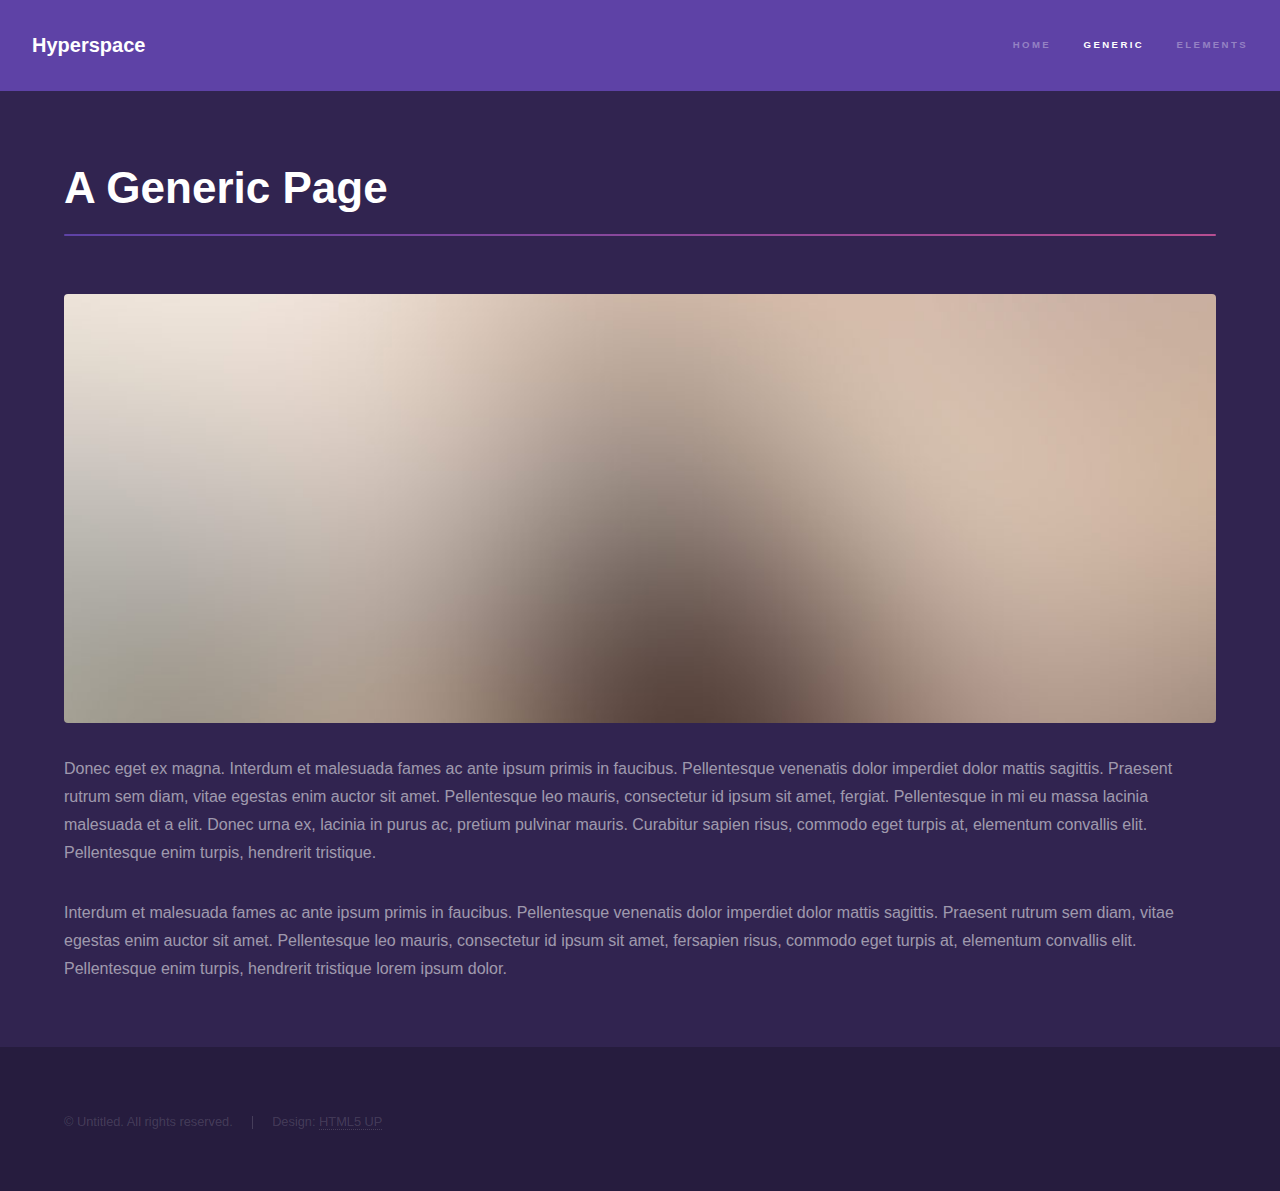
<file: generic.html>
<!DOCTYPE HTML>
<!--
	Hyperspace by HTML5 UP
	html5up.net | @ajlkn
	Free for personal and commercial use under the CCA 3.0 license (html5up.net/license)
-->
<html>
	<head>
		<title>Generic - Hyperspace by HTML5 UP</title>
		<meta charset="utf-8" />
		<meta name="viewport" content="width=device-width, initial-scale=1, user-scalable=no" />
		<link rel="stylesheet" href="assets/css/main.css" />
		<noscript><link rel="stylesheet" href="assets/css/noscript.css" /></noscript>
	</head>
	<body class="is-preload">

		<!-- Header -->
			<header id="header">
				<a href="index.html" class="title">Hyperspace</a>
				<nav>
					<ul>
						<li><a href="index.html">Home</a></li>
						<li><a href="generic.html" class="active">Generic</a></li>
						<li><a href="elements.html">Elements</a></li>
					</ul>
				</nav>
			</header>

		<!-- Wrapper -->
			<div id="wrapper">

				<!-- Main -->
					<section id="main" class="wrapper">
						<div class="inner">
							<h1 class="major">A Generic Page</h1>
							<span class="image fit"><img src="images/pic04.jpg" alt="" /></span>
							<p>Donec eget ex magna. Interdum et malesuada fames ac ante ipsum primis in faucibus. Pellentesque venenatis dolor imperdiet dolor mattis sagittis. Praesent rutrum sem diam, vitae egestas enim auctor sit amet. Pellentesque leo mauris, consectetur id ipsum sit amet, fergiat. Pellentesque in mi eu massa lacinia malesuada et a elit. Donec urna ex, lacinia in purus ac, pretium pulvinar mauris. Curabitur sapien risus, commodo eget turpis at, elementum convallis elit. Pellentesque enim turpis, hendrerit tristique.</p>
							<p>Interdum et malesuada fames ac ante ipsum primis in faucibus. Pellentesque venenatis dolor imperdiet dolor mattis sagittis. Praesent rutrum sem diam, vitae egestas enim auctor sit amet. Pellentesque leo mauris, consectetur id ipsum sit amet, fersapien risus, commodo eget turpis at, elementum convallis elit. Pellentesque enim turpis, hendrerit tristique lorem ipsum dolor.</p>
						</div>
					</section>

			</div>

		<!-- Footer -->
			<footer id="footer" class="wrapper alt">
				<div class="inner">
					<ul class="menu">
						<li>&copy; Untitled. All rights reserved.</li><li>Design: <a href="http://html5up.net">HTML5 UP</a></li>
					</ul>
				</div>
			</footer>

		<!-- Scripts -->
			<script src="assets/js/jquery.min.js"></script>
			<script src="assets/js/jquery.scrollex.min.js"></script>
			<script src="assets/js/jquery.scrolly.min.js"></script>
			<script src="assets/js/browser.min.js"></script>
			<script src="assets/js/breakpoints.min.js"></script>
			<script src="assets/js/util.js"></script>
			<script src="assets/js/main.js"></script>

	</body>
</html>
</file>
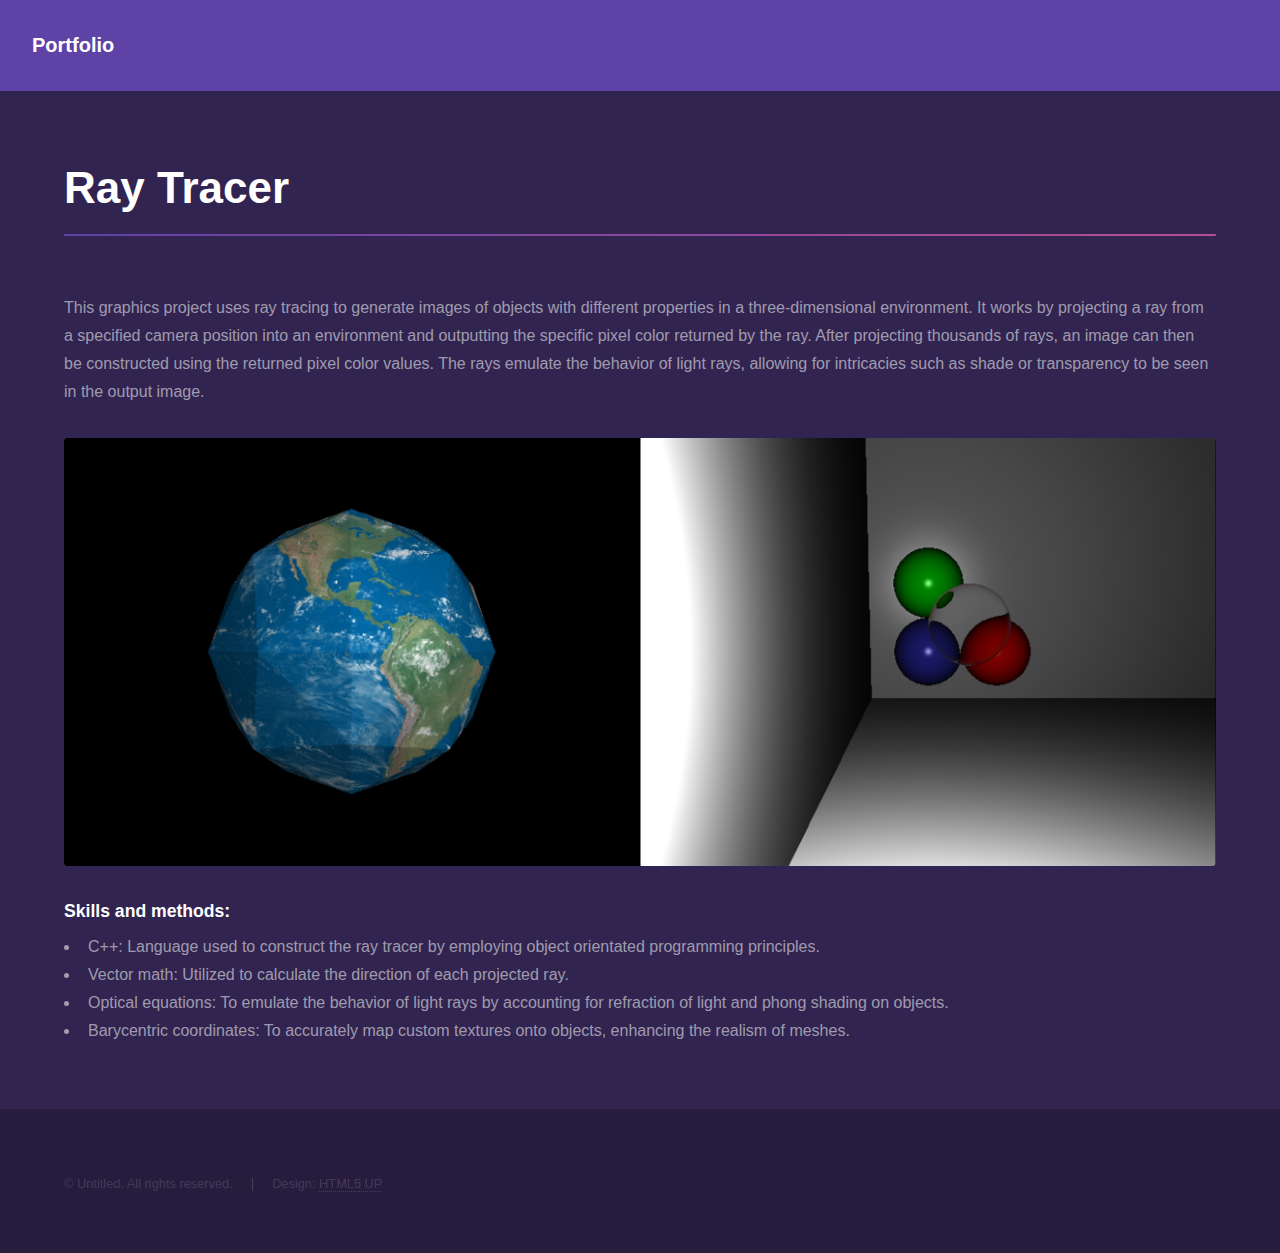
<file: ray-info.html>
<!DOCTYPE HTML>
<!--
	Hyperspace by HTML5 UP
	html5up.net | @ajlkn
	Free for personal and commercial use under the CCA 3.0 license (html5up.net/license)
-->
<html>
	<head>
		<title>Portfolio - Ray Tracer</title>
		<meta charset="utf-8" />
		<meta name="viewport" content="width=device-width, initial-scale=1, user-scalable=no" />
		<link rel="stylesheet" href="assets/css/main.css" />
		<noscript><link rel="stylesheet" href="assets/css/noscript.css" /></noscript>
	</head>
	<body class="is-preload">

		<!-- Header -->
			<header id="header">
				<a href="index.html" class="title">Portfolio</a>
			</header>

		<!-- Wrapper -->
			<div id="wrapper">

				<!-- Main -->
					<section id="main" class="wrapper">
						<div class="inner">
							<h1 class="major">Ray Tracer</h1>
							<p>This graphics project uses ray tracing to generate images of objects with different properties in a three-dimensional environment.
							It works by projecting a ray from a specified camera position into an environment and outputting the specific pixel
							color returned by the ray. After projecting thousands of rays, an image can then be constructed using the returned
							pixel color values. The rays emulate the behavior of light rays, allowing for intricacies such as shade or transparency
							to be seen in the output image.
							</p>
							<span class="image fit"><img src="images/ray2.png" alt="" /></span>
							<h3>Skills and methods:</h3>
								<ul>
									<li>C++: Language used to construct the ray tracer by employing object orientated programming principles.</li>
									<li>Vector math: Utilized to calculate the direction of each projected ray.</li>
									<li>Optical equations: To emulate the behavior of light rays by accounting for refraction of light and phong shading on objects.</li>
									<li>Barycentric coordinates: To accurately map custom textures onto objects, enhancing the realism of meshes.</li>	
								</ul>
						</div>
					</section>

			</div>

		<!-- Footer -->
			<footer id="footer" class="wrapper alt">
				<div class="inner">
					<ul class="menu">
						<li>&copy; Untitled. All rights reserved.</li><li>Design: <a href="http://html5up.net">HTML5 UP</a></li>
					</ul>
				</div>
			</footer>

		<!-- Scripts -->
			<script src="assets/js/jquery.min.js"></script>
			<script src="assets/js/jquery.scrollex.min.js"></script>
			<script src="assets/js/jquery.scrolly.min.js"></script>
			<script src="assets/js/browser.min.js"></script>
			<script src="assets/js/breakpoints.min.js"></script>
			<script src="assets/js/util.js"></script>
			<script src="assets/js/main.js"></script>

	</body>
</html>
</file>
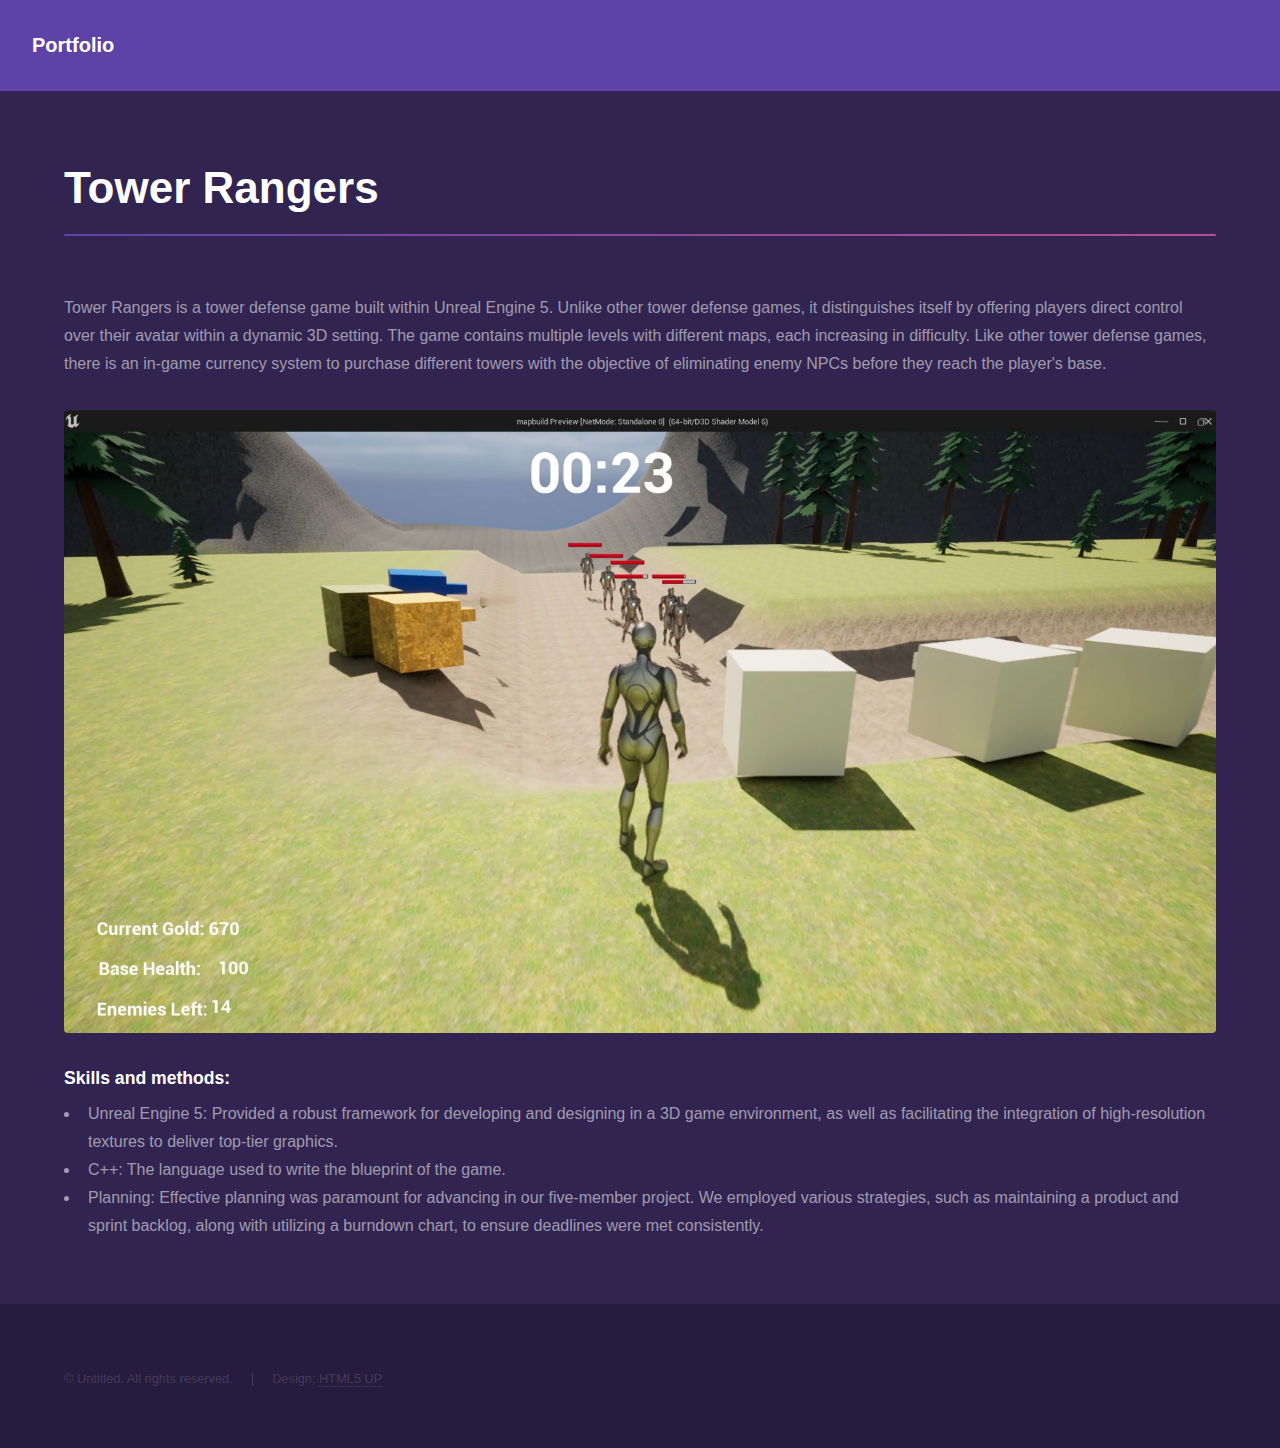
<file: tower-info.html>
<!DOCTYPE HTML>
<!--
	Hyperspace by HTML5 UP
	html5up.net | @ajlkn
	Free for personal and commercial use under the CCA 3.0 license (html5up.net/license)
-->
<html>
	<head>
		<title>Portfolio - Tower Rangers</title>
		<meta charset="utf-8" />
		<meta name="viewport" content="width=device-width, initial-scale=1, user-scalable=no" />
		<link rel="stylesheet" href="assets/css/main.css" />
		<noscript><link rel="stylesheet" href="assets/css/noscript.css" /></noscript>
	</head>
	<body class="is-preload">

		<!-- Header -->
			<header id="header">
				<a href="index.html" class="title">Portfolio</a>
			</header>

		<!-- Wrapper -->
			<div id="wrapper">

				<!-- Main -->
					<section id="main" class="wrapper">
						<div class="inner">
							<h1 class="major">Tower Rangers</h1>
							<p>Tower Rangers is a tower defense game built within Unreal Engine 5. Unlike other tower defense games, it distinguishes 
							itself by offering players direct control over their avatar within a dynamic 3D setting. The
							game contains multiple levels with different maps, each increasing in difficulty. Like other tower defense games, there is 
							an in-game currency system to purchase different towers with the objective of eliminating enemy NPCs before
							they reach the player's base.
							</p>
							<span class="image fit"><img src="images/tower2.jpg" alt="" /></span>
							<h3>Skills and methods:</h3>
								<ul>
									<li>Unreal Engine 5: Provided a robust framework for developing and designing in a 3D game environment, as well as 
									facilitating the integration of high-resolution textures to deliver top-tier graphics.</li>
									<li>C++: The language used to write the blueprint of the game.</li>
									<li>Planning: Effective planning was paramount for advancing in our five-member project. We employed 
									various strategies, such as maintaining a product and sprint backlog, along with utilizing a burndown chart, to ensure deadlines were met consistently.</li>
								</ul>
						</div>
					</section>

			</div>

		<!-- Footer -->
			<footer id="footer" class="wrapper alt">
				<div class="inner">
					<ul class="menu">
						<li>&copy; Untitled. All rights reserved.</li><li>Design: <a href="http://html5up.net">HTML5 UP</a></li>
					</ul>
				</div>
			</footer>

		<!-- Scripts -->
			<script src="assets/js/jquery.min.js"></script>
			<script src="assets/js/jquery.scrollex.min.js"></script>
			<script src="assets/js/jquery.scrolly.min.js"></script>
			<script src="assets/js/browser.min.js"></script>
			<script src="assets/js/breakpoints.min.js"></script>
			<script src="assets/js/util.js"></script>
			<script src="assets/js/main.js"></script>

	</body>
</html>
</file>
<file: assets/css/noscript.css>
/*
	Hyperspace by HTML5 UP
	html5up.net | @ajlkn
	Free for personal and commercial use under the CCA 3.0 license (html5up.net/license)
*/

/* Spotlights */

	.spotlights > section > .image:before {
		opacity: 0 !important;
	}

	.spotlights > section > .content > .inner {
		-moz-transform: none !important;
		-webkit-transform: none !important;
		-ms-transform: none !important;
		transform: none !important;
		opacity: 1 !important;
	}

/* Wrapper */

	.wrapper > .inner {
		opacity: 1 !important;
		-moz-transform: none !important;
		-webkit-transform: none !important;
		-ms-transform: none !important;
		transform: none !important;
	}

/* Sidebar */

	#sidebar > .inner {
		opacity: 1 !important;
	}

	#sidebar nav > ul > li {
		-moz-transform: none !important;
		-webkit-transform: none !important;
		-ms-transform: none !important;
		transform: none !important;
		opacity: 1 !important;
	}
</file>
<file: assets/css/main.css>
@import url(fontawesome-all.min.css);

/*
	Hyperspace by HTML5 UP
	html5up.net | @ajlkn
	Free for personal and commercial use under the CCA 3.0 license (html5up.net/license)
*/

html, body, div, span, applet, object,
iframe, h1, h2, h3, h4, h5, h6, p, blockquote,
pre, a, abbr, acronym, address, big, cite,
code, del, dfn, em, img, ins, kbd, q, s, samp,
small, strike, strong, sub, sup, tt, var, b,
u, i, center, dl, dt, dd, ol, ul, li, fieldset,
form, label, legend, table, caption, tbody,
tfoot, thead, tr, th, td, article, aside,
canvas, details, embed, figure, figcaption,
footer, header, hgroup, menu, nav, output, ruby,
section, summary, time, mark, audio, video {
	margin: 0;
	padding: 0;
	border: 0;
	font-size: 100%;
	font: inherit;
	vertical-align: baseline;}

article, aside, details, figcaption, figure,
footer, header, hgroup, menu, nav, section {
	display: block;}

body {
	line-height: 1;
}

ol, ul {
	list-style: none;
}

blockquote, q {
	quotes: none;
}

	blockquote:before, blockquote:after, q:before, q:after {
		content: '';
		content: none;
	}

table {
	border-collapse: collapse;
	border-spacing: 0;
}

body {
	-webkit-text-size-adjust: none;
}

mark {
	background-color: transparent;
	color: inherit;
}

input::-moz-focus-inner {
	border: 0;
	padding: 0;
}

input, select, textarea {
	-moz-appearance: none;
	-webkit-appearance: none;
	-ms-appearance: none;
	appearance: none;
}

/* Basic */

	@-ms-viewport {
		width: device-width;
	}

	body {
		-ms-overflow-style: scrollbar;
	}

	@media screen and (max-width: 480px) {

		html, body {
			min-width: 320px;
		}

	}

	html {
		box-sizing: border-box;
	}

	*, *:before, *:after {
		box-sizing: inherit;
	}

	body {
		background: #312450;
	}

		body.is-preload *, body.is-preload *:before, body.is-preload *:after {
			-moz-animation: none !important;
			-webkit-animation: none !important;
			-ms-animation: none !important;
			animation: none !important;
			-moz-transition: none !important;
			-webkit-transition: none !important;
			-ms-transition: none !important;
			transition: none !important;
		}

/* Type */

	body, input, select, textarea {
		color: rgba(255, 255, 255, 0.55);
		font-family: Arial, Helvetica, sans-serif;
		font-size: 16.5pt;
		font-weight: normal;
		line-height: 1.75;
	}

		@media screen and (max-width: 1680px) {

			body, input, select, textarea {
				font-size: 13pt;
			}

		}

		@media screen and (max-width: 1280px) {

			body, input, select, textarea {
				font-size: 12pt;
			}

		}

		@media screen and (max-width: 360px) {

			body, input, select, textarea {
				font-size: 11pt;
			}

		}

	a {
		-moz-transition: color 0.2s ease, border-bottom-color 0.2s ease;
		-webkit-transition: color 0.2s ease, border-bottom-color 0.2s ease;
		-ms-transition: color 0.2s ease, border-bottom-color 0.2s ease;
		transition: color 0.2s ease, border-bottom-color 0.2s ease;
		border-bottom: dotted 1px rgba(255, 255, 255, 0.35);
		color: inherit;
		text-decoration: none;
	}

		a:hover {
			border-bottom-color: transparent;
			color: #ffffff;
		}

	strong, b {
		color: #ffffff;
		font-weight: bold;
	}

	em, i {
		font-style: italic;
	}

	p {
		margin: 0 0 2em 0;
	}

	h1, h2, h3, h4, h5, h6 {
		color: #ffffff;
		font-weight: bold;
		line-height: 1.5;
		margin: 0 0 0.5em 0;
	}

		h1 a, h2 a, h3 a, h4 a, h5 a, h6 a {
			color: inherit;
			text-decoration: none;
		}

	h1 {
		font-size: 2.75em;
	}

		h1.major {
			margin: 0 0 1.3em 0;
			position: relative;
			padding-bottom: 0.35em;
		}

			h1.major:after {
				background-image: -moz-linear-gradient(to right, #5e42a6, #b74e91);
				background-image: -webkit-linear-gradient(to right, #5e42a6, #b74e91);
				background-image: -ms-linear-gradient(to right, #5e42a6, #b74e91);
				background-image: linear-gradient(to right, #5e42a6, #b74e91);
				-moz-transition: max-width 0.2s ease;
				-webkit-transition: max-width 0.2s ease;
				-ms-transition: max-width 0.2s ease;
				transition: max-width 0.2s ease;
				border-radius: 0.2em;
				bottom: 0;
				content: '';
				height: 0.05em;
				position: absolute;
				right: 0;
				width: 100%;
			}

	h2 {
		font-size: 1.75em;
	}

	h3 {
		font-size: 1.1em;
	}

	h4 {
		font-size: 1em;
	}

	h5 {
		font-size: 0.8em;
	}

	h6 {
		font-size: 0.6em;
	}

	@media screen and (max-width: 736px) {

		h1 {
			font-size: 2em;
		}

		h2 {
			font-size: 1.25em;
		}

		h3 {
			font-size: 1em;
		}

		h4 {
			font-size: 0.8em;
		}

		h5 {
			font-size: 0.6em;
		}

		h6 {
			font-size: 0.6em;
		}

	}

	sub {
		font-size: 0.8em;
		position: relative;
		top: 0.5em;
	}

	sup {
		font-size: 0.8em;
		position: relative;
		top: -0.5em;
	}

	blockquote {
		border-left: solid 4px rgba(255, 255, 255, 0.15);
		font-style: italic;
		margin: 0 0 2em 0;
		padding: 0.5em 0 0.5em 2em;
	}

	code {
		background: rgba(255, 255, 255, 0.05);
		border-radius: 0.25em;
		border: solid 1px rgba(255, 255, 255, 0.15);
		font-family: "Courier New", monospace;
		font-size: 0.9em;
		margin: 0 0.25em;
		padding: 0.25em 0.65em;
	}

	pre {
		-webkit-overflow-scrolling: touch;
		font-family: "Courier New", monospace;
		font-size: 0.9em;
		margin: 0 0 2em 0;
	}

		pre code {
			display: block;
			line-height: 1.75em;
			padding: 1em 1.5em;
			overflow-x: auto;
		}

	hr {
		border: 0;
		border-bottom: solid 1px rgba(255, 255, 255, 0.15);
		margin: 2em 0;
	}

		hr.major {
			margin: 3em 0;
		}

	.align-left {
		text-align: left;
	}

	.align-center {
		text-align: center;
	}

	.align-right {
		text-align: right;
	}

/* Row */

	.row {
		display: flex;
		flex-wrap: wrap;
		box-sizing: border-box;
		align-items: stretch;
	}

		.row > * {
			box-sizing: border-box;
		}

		.row.gtr-uniform > * > :last-child {
			margin-bottom: 0;
		}

		.row.aln-left {
			justify-content: flex-start;
		}

		.row.aln-center {
			justify-content: center;
		}

		.row.aln-right {
			justify-content: flex-end;
		}

		.row.aln-top {
			align-items: flex-start;
		}

		.row.aln-middle {
			align-items: center;
		}

		.row.aln-bottom {
			align-items: flex-end;
		}

		.row > .imp {
			order: -1;
		}

		.row > .col-1 {
			width: 8.33333%;
		}

		.row > .off-1 {
			margin-left: 8.33333%;
		}

		.row > .col-2 {
			width: 16.66667%;
		}

		.row > .off-2 {
			margin-left: 16.66667%;
		}

		.row > .col-3 {
			width: 25%;
		}

		.row > .off-3 {
			margin-left: 25%;
		}

		.row > .col-4 {
			width: 33.33333%;
		}

		.row > .off-4 {
			margin-left: 33.33333%;
		}

		.row > .col-5 {
			width: 41.66667%;
		}

		.row > .off-5 {
			margin-left: 41.66667%;
		}

		.row > .col-6 {
			width: 50%;
		}

		.row > .off-6 {
			margin-left: 50%;
		}

		.row > .col-7 {
			width: 58.33333%;
		}

		.row > .off-7 {
			margin-left: 58.33333%;
		}

		.row > .col-8 {
			width: 66.66667%;
		}

		.row > .off-8 {
			margin-left: 66.66667%;
		}

		.row > .col-9 {
			width: 75%;
		}

		.row > .off-9 {
			margin-left: 75%;
		}

		.row > .col-10 {
			width: 83.33333%;
		}

		.row > .off-10 {
			margin-left: 83.33333%;
		}

		.row > .col-11 {
			width: 91.66667%;
		}

		.row > .off-11 {
			margin-left: 91.66667%;
		}

		.row > .col-12 {
			width: 100%;
		}

		.row > .off-12 {
			margin-left: 100%;
		}

		.row.gtr-0 {
			margin-top: 0;
			margin-left: 0em;
		}

			.row.gtr-0 > * {
				padding: 0 0 0 0em;
			}

			.row.gtr-0.gtr-uniform {
				margin-top: 0em;
			}

				.row.gtr-0.gtr-uniform > * {
					padding-top: 0em;
				}

		.row.gtr-25 {
			margin-top: 0;
			margin-left: -0.375em;
		}

			.row.gtr-25 > * {
				padding: 0 0 0 0.375em;
			}

			.row.gtr-25.gtr-uniform {
				margin-top: -0.375em;
			}

				.row.gtr-25.gtr-uniform > * {
					padding-top: 0.375em;
				}

		.row.gtr-50 {
			margin-top: 0;
			margin-left: -0.75em;
		}

			.row.gtr-50 > * {
				padding: 0 0 0 0.75em;
			}

			.row.gtr-50.gtr-uniform {
				margin-top: -0.75em;
			}

				.row.gtr-50.gtr-uniform > * {
					padding-top: 0.75em;
				}

		.row {
			margin-top: 0;
			margin-left: -1.5em;
		}

			.row > * {
				padding: 0 0 0 1.5em;
			}

			.row.gtr-uniform {
				margin-top: -1.5em;
			}

				.row.gtr-uniform > * {
					padding-top: 1.5em;
				}

		.row.gtr-150 {
			margin-top: 0;
			margin-left: -2.25em;
		}

			.row.gtr-150 > * {
				padding: 0 0 0 2.25em;
			}

			.row.gtr-150.gtr-uniform {
				margin-top: -2.25em;
			}

				.row.gtr-150.gtr-uniform > * {
					padding-top: 2.25em;
				}

		.row.gtr-200 {
			margin-top: 0;
			margin-left: -3em;
		}

			.row.gtr-200 > * {
				padding: 0 0 0 3em;
			}

			.row.gtr-200.gtr-uniform {
				margin-top: -3em;
			}

				.row.gtr-200.gtr-uniform > * {
					padding-top: 3em;
				}

		@media screen and (max-width: 1680px) {

			.row {
				display: flex;
				flex-wrap: wrap;
				box-sizing: border-box;
				align-items: stretch;
			}

				.row > * {
					box-sizing: border-box;
				}

				.row.gtr-uniform > * > :last-child {
					margin-bottom: 0;
				}

				.row.aln-left {
					justify-content: flex-start;
				}

				.row.aln-center {
					justify-content: center;
				}

				.row.aln-right {
					justify-content: flex-end;
				}

				.row.aln-top {
					align-items: flex-start;
				}

				.row.aln-middle {
					align-items: center;
				}

				.row.aln-bottom {
					align-items: flex-end;
				}

				.row > .imp-xlarge {
					order: -1;
				}

				.row > .col-1-xlarge {
					width: 8.33333%;
				}

				.row > .off-1-xlarge {
					margin-left: 8.33333%;
				}

				.row > .col-2-xlarge {
					width: 16.66667%;
				}

				.row > .off-2-xlarge {
					margin-left: 16.66667%;
				}

				.row > .col-3-xlarge {
					width: 25%;
				}

				.row > .off-3-xlarge {
					margin-left: 25%;
				}

				.row > .col-4-xlarge {
					width: 33.33333%;
				}

				.row > .off-4-xlarge {
					margin-left: 33.33333%;
				}

				.row > .col-5-xlarge {
					width: 41.66667%;
				}

				.row > .off-5-xlarge {
					margin-left: 41.66667%;
				}

				.row > .col-6-xlarge {
					width: 50%;
				}

				.row > .off-6-xlarge {
					margin-left: 50%;
				}

				.row > .col-7-xlarge {
					width: 58.33333%;
				}

				.row > .off-7-xlarge {
					margin-left: 58.33333%;
				}

				.row > .col-8-xlarge {
					width: 66.66667%;
				}

				.row > .off-8-xlarge {
					margin-left: 66.66667%;
				}

				.row > .col-9-xlarge {
					width: 75%;
				}

				.row > .off-9-xlarge {
					margin-left: 75%;
				}

				.row > .col-10-xlarge {
					width: 83.33333%;
				}

				.row > .off-10-xlarge {
					margin-left: 83.33333%;
				}

				.row > .col-11-xlarge {
					width: 91.66667%;
				}

				.row > .off-11-xlarge {
					margin-left: 91.66667%;
				}

				.row > .col-12-xlarge {
					width: 100%;
				}

				.row > .off-12-xlarge {
					margin-left: 100%;
				}

				.row.gtr-0 {
					margin-top: 0;
					margin-left: 0em;
				}

					.row.gtr-0 > * {
						padding: 0 0 0 0em;
					}

					.row.gtr-0.gtr-uniform {
						margin-top: 0em;
					}

						.row.gtr-0.gtr-uniform > * {
							padding-top: 0em;
						}

				.row.gtr-25 {
					margin-top: 0;
					margin-left: -0.375em;
				}

					.row.gtr-25 > * {
						padding: 0 0 0 0.375em;
					}

					.row.gtr-25.gtr-uniform {
						margin-top: -0.375em;
					}

						.row.gtr-25.gtr-uniform > * {
							padding-top: 0.375em;
						}

				.row.gtr-50 {
					margin-top: 0;
					margin-left: -0.75em;
				}

					.row.gtr-50 > * {
						padding: 0 0 0 0.75em;
					}

					.row.gtr-50.gtr-uniform {
						margin-top: -0.75em;
					}

						.row.gtr-50.gtr-uniform > * {
							padding-top: 0.75em;
						}

				.row {
					margin-top: 0;
					margin-left: -1.5em;
				}

					.row > * {
						padding: 0 0 0 1.5em;
					}

					.row.gtr-uniform {
						margin-top: -1.5em;
					}

						.row.gtr-uniform > * {
							padding-top: 1.5em;
						}

				.row.gtr-150 {
					margin-top: 0;
					margin-left: -2.25em;
				}

					.row.gtr-150 > * {
						padding: 0 0 0 2.25em;
					}

					.row.gtr-150.gtr-uniform {
						margin-top: -2.25em;
					}

						.row.gtr-150.gtr-uniform > * {
							padding-top: 2.25em;
						}

				.row.gtr-200 {
					margin-top: 0;
					margin-left: -3em;
				}

					.row.gtr-200 > * {
						padding: 0 0 0 3em;
					}

					.row.gtr-200.gtr-uniform {
						margin-top: -3em;
					}

						.row.gtr-200.gtr-uniform > * {
							padding-top: 3em;
						}

		}

		@media screen and (max-width: 1280px) {

			.row {
				display: flex;
				flex-wrap: wrap;
				box-sizing: border-box;
				align-items: stretch;
			}

				.row > * {
					box-sizing: border-box;
				}

				.row.gtr-uniform > * > :last-child {
					margin-bottom: 0;
				}

				.row.aln-left {
					justify-content: flex-start;
				}

				.row.aln-center {
					justify-content: center;
				}

				.row.aln-right {
					justify-content: flex-end;
				}

				.row.aln-top {
					align-items: flex-start;
				}

				.row.aln-middle {
					align-items: center;
				}

				.row.aln-bottom {
					align-items: flex-end;
				}

				.row > .imp-large {
					order: -1;
				}

				.row > .col-1-large {
					width: 8.33333%;
				}

				.row > .off-1-large {
					margin-left: 8.33333%;
				}

				.row > .col-2-large {
					width: 16.66667%;
				}

				.row > .off-2-large {
					margin-left: 16.66667%;
				}

				.row > .col-3-large {
					width: 25%;
				}

				.row > .off-3-large {
					margin-left: 25%;
				}

				.row > .col-4-large {
					width: 33.33333%;
				}

				.row > .off-4-large {
					margin-left: 33.33333%;
				}

				.row > .col-5-large {
					width: 41.66667%;
				}

				.row > .off-5-large {
					margin-left: 41.66667%;
				}

				.row > .col-6-large {
					width: 50%;
				}

				.row > .off-6-large {
					margin-left: 50%;
				}

				.row > .col-7-large {
					width: 58.33333%;
				}

				.row > .off-7-large {
					margin-left: 58.33333%;
				}

				.row > .col-8-large {
					width: 66.66667%;
				}

				.row > .off-8-large {
					margin-left: 66.66667%;
				}

				.row > .col-9-large {
					width: 75%;
				}

				.row > .off-9-large {
					margin-left: 75%;
				}

				.row > .col-10-large {
					width: 83.33333%;
				}

				.row > .off-10-large {
					margin-left: 83.33333%;
				}

				.row > .col-11-large {
					width: 91.66667%;
				}

				.row > .off-11-large {
					margin-left: 91.66667%;
				}

				.row > .col-12-large {
					width: 100%;
				}

				.row > .off-12-large {
					margin-left: 100%;
				}

				.row.gtr-0 {
					margin-top: 0;
					margin-left: 0em;
				}

					.row.gtr-0 > * {
						padding: 0 0 0 0em;
					}

					.row.gtr-0.gtr-uniform {
						margin-top: 0em;
					}

						.row.gtr-0.gtr-uniform > * {
							padding-top: 0em;
						}

				.row.gtr-25 {
					margin-top: 0;
					margin-left: -0.375em;
				}

					.row.gtr-25 > * {
						padding: 0 0 0 0.375em;
					}

					.row.gtr-25.gtr-uniform {
						margin-top: -0.375em;
					}

						.row.gtr-25.gtr-uniform > * {
							padding-top: 0.375em;
						}

				.row.gtr-50 {
					margin-top: 0;
					margin-left: -0.75em;
				}

					.row.gtr-50 > * {
						padding: 0 0 0 0.75em;
					}

					.row.gtr-50.gtr-uniform {
						margin-top: -0.75em;
					}

						.row.gtr-50.gtr-uniform > * {
							padding-top: 0.75em;
						}

				.row {
					margin-top: 0;
					margin-left: -1.5em;
				}

					.row > * {
						padding: 0 0 0 1.5em;
					}

					.row.gtr-uniform {
						margin-top: -1.5em;
					}

						.row.gtr-uniform > * {
							padding-top: 1.5em;
						}

				.row.gtr-150 {
					margin-top: 0;
					margin-left: -2.25em;
				}

					.row.gtr-150 > * {
						padding: 0 0 0 2.25em;
					}

					.row.gtr-150.gtr-uniform {
						margin-top: -2.25em;
					}

						.row.gtr-150.gtr-uniform > * {
							padding-top: 2.25em;
						}

				.row.gtr-200 {
					margin-top: 0;
					margin-left: -3em;
				}

					.row.gtr-200 > * {
						padding: 0 0 0 3em;
					}

					.row.gtr-200.gtr-uniform {
						margin-top: -3em;
					}

						.row.gtr-200.gtr-uniform > * {
							padding-top: 3em;
						}

		}

		@media screen and (max-width: 980px) {

			.row {
				display: flex;
				flex-wrap: wrap;
				box-sizing: border-box;
				align-items: stretch;
			}

				.row > * {
					box-sizing: border-box;
				}

				.row.gtr-uniform > * > :last-child {
					margin-bottom: 0;
				}

				.row.aln-left {
					justify-content: flex-start;
				}

				.row.aln-center {
					justify-content: center;
				}

				.row.aln-right {
					justify-content: flex-end;
				}

				.row.aln-top {
					align-items: flex-start;
				}

				.row.aln-middle {
					align-items: center;
				}

				.row.aln-bottom {
					align-items: flex-end;
				}

				.row > .imp-medium {
					order: -1;
				}

				.row > .col-1-medium {
					width: 8.33333%;
				}

				.row > .off-1-medium {
					margin-left: 8.33333%;
				}

				.row > .col-2-medium {
					width: 16.66667%;
				}

				.row > .off-2-medium {
					margin-left: 16.66667%;
				}

				.row > .col-3-medium {
					width: 25%;
				}

				.row > .off-3-medium {
					margin-left: 25%;
				}

				.row > .col-4-medium {
					width: 33.33333%;
				}

				.row > .off-4-medium {
					margin-left: 33.33333%;
				}

				.row > .col-5-medium {
					width: 41.66667%;
				}

				.row > .off-5-medium {
					margin-left: 41.66667%;
				}

				.row > .col-6-medium {
					width: 50%;
				}

				.row > .off-6-medium {
					margin-left: 50%;
				}

				.row > .col-7-medium {
					width: 58.33333%;
				}

				.row > .off-7-medium {
					margin-left: 58.33333%;
				}

				.row > .col-8-medium {
					width: 66.66667%;
				}

				.row > .off-8-medium {
					margin-left: 66.66667%;
				}

				.row > .col-9-medium {
					width: 75%;
				}

				.row > .off-9-medium {
					margin-left: 75%;
				}

				.row > .col-10-medium {
					width: 83.33333%;
				}

				.row > .off-10-medium {
					margin-left: 83.33333%;
				}

				.row > .col-11-medium {
					width: 91.66667%;
				}

				.row > .off-11-medium {
					margin-left: 91.66667%;
				}

				.row > .col-12-medium {
					width: 100%;
				}

				.row > .off-12-medium {
					margin-left: 100%;
				}

				.row.gtr-0 {
					margin-top: 0;
					margin-left: 0em;
				}

					.row.gtr-0 > * {
						padding: 0 0 0 0em;
					}

					.row.gtr-0.gtr-uniform {
						margin-top: 0em;
					}

						.row.gtr-0.gtr-uniform > * {
							padding-top: 0em;
						}

				.row.gtr-25 {
					margin-top: 0;
					margin-left: -0.375em;
				}

					.row.gtr-25 > * {
						padding: 0 0 0 0.375em;
					}

					.row.gtr-25.gtr-uniform {
						margin-top: -0.375em;
					}

						.row.gtr-25.gtr-uniform > * {
							padding-top: 0.375em;
						}

				.row.gtr-50 {
					margin-top: 0;
					margin-left: -0.75em;
				}

					.row.gtr-50 > * {
						padding: 0 0 0 0.75em;
					}

					.row.gtr-50.gtr-uniform {
						margin-top: -0.75em;
					}

						.row.gtr-50.gtr-uniform > * {
							padding-top: 0.75em;
						}

				.row {
					margin-top: 0;
					margin-left: -1.5em;
				}

					.row > * {
						padding: 0 0 0 1.5em;
					}

					.row.gtr-uniform {
						margin-top: -1.5em;
					}

						.row.gtr-uniform > * {
							padding-top: 1.5em;
						}

				.row.gtr-150 {
					margin-top: 0;
					margin-left: -2.25em;
				}

					.row.gtr-150 > * {
						padding: 0 0 0 2.25em;
					}

					.row.gtr-150.gtr-uniform {
						margin-top: -2.25em;
					}

						.row.gtr-150.gtr-uniform > * {
							padding-top: 2.25em;
						}

				.row.gtr-200 {
					margin-top: 0;
					margin-left: -3em;
				}

					.row.gtr-200 > * {
						padding: 0 0 0 3em;
					}

					.row.gtr-200.gtr-uniform {
						margin-top: -3em;
					}

						.row.gtr-200.gtr-uniform > * {
							padding-top: 3em;
						}

		}

		@media screen and (max-width: 736px) {

			.row {
				display: flex;
				flex-wrap: wrap;
				box-sizing: border-box;
				align-items: stretch;
			}

				.row > * {
					box-sizing: border-box;
				}

				.row.gtr-uniform > * > :last-child {
					margin-bottom: 0;
				}

				.row.aln-left {
					justify-content: flex-start;
				}

				.row.aln-center {
					justify-content: center;
				}

				.row.aln-right {
					justify-content: flex-end;
				}

				.row.aln-top {
					align-items: flex-start;
				}

				.row.aln-middle {
					align-items: center;
				}

				.row.aln-bottom {
					align-items: flex-end;
				}

				.row > .imp-small {
					order: -1;
				}

				.row > .col-1-small {
					width: 8.33333%;
				}

				.row > .off-1-small {
					margin-left: 8.33333%;
				}

				.row > .col-2-small {
					width: 16.66667%;
				}

				.row > .off-2-small {
					margin-left: 16.66667%;
				}

				.row > .col-3-small {
					width: 25%;
				}

				.row > .off-3-small {
					margin-left: 25%;
				}

				.row > .col-4-small {
					width: 33.33333%;
				}

				.row > .off-4-small {
					margin-left: 33.33333%;
				}

				.row > .col-5-small {
					width: 41.66667%;
				}

				.row > .off-5-small {
					margin-left: 41.66667%;
				}

				.row > .col-6-small {
					width: 50%;
				}

				.row > .off-6-small {
					margin-left: 50%;
				}

				.row > .col-7-small {
					width: 58.33333%;
				}

				.row > .off-7-small {
					margin-left: 58.33333%;
				}

				.row > .col-8-small {
					width: 66.66667%;
				}

				.row > .off-8-small {
					margin-left: 66.66667%;
				}

				.row > .col-9-small {
					width: 75%;
				}

				.row > .off-9-small {
					margin-left: 75%;
				}

				.row > .col-10-small {
					width: 83.33333%;
				}

				.row > .off-10-small {
					margin-left: 83.33333%;
				}

				.row > .col-11-small {
					width: 91.66667%;
				}

				.row > .off-11-small {
					margin-left: 91.66667%;
				}

				.row > .col-12-small {
					width: 100%;
				}

				.row > .off-12-small {
					margin-left: 100%;
				}

				.row.gtr-0 {
					margin-top: 0;
					margin-left: 0em;
				}

					.row.gtr-0 > * {
						padding: 0 0 0 0em;
					}

					.row.gtr-0.gtr-uniform {
						margin-top: 0em;
					}

						.row.gtr-0.gtr-uniform > * {
							padding-top: 0em;
						}

				.row.gtr-25 {
					margin-top: 0;
					margin-left: -0.375em;
				}

					.row.gtr-25 > * {
						padding: 0 0 0 0.375em;
					}

					.row.gtr-25.gtr-uniform {
						margin-top: -0.375em;
					}

						.row.gtr-25.gtr-uniform > * {
							padding-top: 0.375em;
						}

				.row.gtr-50 {
					margin-top: 0;
					margin-left: -0.75em;
				}

					.row.gtr-50 > * {
						padding: 0 0 0 0.75em;
					}

					.row.gtr-50.gtr-uniform {
						margin-top: -0.75em;
					}

						.row.gtr-50.gtr-uniform > * {
							padding-top: 0.75em;
						}

				.row {
					margin-top: 0;
					margin-left: -1.5em;
				}

					.row > * {
						padding: 0 0 0 1.5em;
					}

					.row.gtr-uniform {
						margin-top: -1.5em;
					}

						.row.gtr-uniform > * {
							padding-top: 1.5em;
						}

				.row.gtr-150 {
					margin-top: 0;
					margin-left: -2.25em;
				}

					.row.gtr-150 > * {
						padding: 0 0 0 2.25em;
					}

					.row.gtr-150.gtr-uniform {
						margin-top: -2.25em;
					}

						.row.gtr-150.gtr-uniform > * {
							padding-top: 2.25em;
						}

				.row.gtr-200 {
					margin-top: 0;
					margin-left: -3em;
				}

					.row.gtr-200 > * {
						padding: 0 0 0 3em;
					}

					.row.gtr-200.gtr-uniform {
						margin-top: -3em;
					}

						.row.gtr-200.gtr-uniform > * {
							padding-top: 3em;
						}

		}

		@media screen and (max-width: 480px) {

			.row {
				display: flex;
				flex-wrap: wrap;
				box-sizing: border-box;
				align-items: stretch;
			}

				.row > * {
					box-sizing: border-box;
				}

				.row.gtr-uniform > * > :last-child {
					margin-bottom: 0;
				}

				.row.aln-left {
					justify-content: flex-start;
				}

				.row.aln-center {
					justify-content: center;
				}

				.row.aln-right {
					justify-content: flex-end;
				}

				.row.aln-top {
					align-items: flex-start;
				}

				.row.aln-middle {
					align-items: center;
				}

				.row.aln-bottom {
					align-items: flex-end;
				}

				.row > .imp-xsmall {
					order: -1;
				}

				.row > .col-1-xsmall {
					width: 8.33333%;
				}

				.row > .off-1-xsmall {
					margin-left: 8.33333%;
				}

				.row > .col-2-xsmall {
					width: 16.66667%;
				}

				.row > .off-2-xsmall {
					margin-left: 16.66667%;
				}

				.row > .col-3-xsmall {
					width: 25%;
				}

				.row > .off-3-xsmall {
					margin-left: 25%;
				}

				.row > .col-4-xsmall {
					width: 33.33333%;
				}

				.row > .off-4-xsmall {
					margin-left: 33.33333%;
				}

				.row > .col-5-xsmall {
					width: 41.66667%;
				}

				.row > .off-5-xsmall {
					margin-left: 41.66667%;
				}

				.row > .col-6-xsmall {
					width: 50%;
				}

				.row > .off-6-xsmall {
					margin-left: 50%;
				}

				.row > .col-7-xsmall {
					width: 58.33333%;
				}

				.row > .off-7-xsmall {
					margin-left: 58.33333%;
				}

				.row > .col-8-xsmall {
					width: 66.66667%;
				}

				.row > .off-8-xsmall {
					margin-left: 66.66667%;
				}

				.row > .col-9-xsmall {
					width: 75%;
				}

				.row > .off-9-xsmall {
					margin-left: 75%;
				}

				.row > .col-10-xsmall {
					width: 83.33333%;
				}

				.row > .off-10-xsmall {
					margin-left: 83.33333%;
				}

				.row > .col-11-xsmall {
					width: 91.66667%;
				}

				.row > .off-11-xsmall {
					margin-left: 91.66667%;
				}

				.row > .col-12-xsmall {
					width: 100%;
				}

				.row > .off-12-xsmall {
					margin-left: 100%;
				}

				.row.gtr-0 {
					margin-top: 0;
					margin-left: 0em;
				}

					.row.gtr-0 > * {
						padding: 0 0 0 0em;
					}

					.row.gtr-0.gtr-uniform {
						margin-top: 0em;
					}

						.row.gtr-0.gtr-uniform > * {
							padding-top: 0em;
						}

				.row.gtr-25 {
					margin-top: 0;
					margin-left: -0.375em;
				}

					.row.gtr-25 > * {
						padding: 0 0 0 0.375em;
					}

					.row.gtr-25.gtr-uniform {
						margin-top: -0.375em;
					}

						.row.gtr-25.gtr-uniform > * {
							padding-top: 0.375em;
						}

				.row.gtr-50 {
					margin-top: 0;
					margin-left: -0.75em;
				}

					.row.gtr-50 > * {
						padding: 0 0 0 0.75em;
					}

					.row.gtr-50.gtr-uniform {
						margin-top: -0.75em;
					}

						.row.gtr-50.gtr-uniform > * {
							padding-top: 0.75em;
						}

				.row {
					margin-top: 0;
					margin-left: -1.5em;
				}

					.row > * {
						padding: 0 0 0 1.5em;
					}

					.row.gtr-uniform {
						margin-top: -1.5em;
					}

						.row.gtr-uniform > * {
							padding-top: 1.5em;
						}

				.row.gtr-150 {
					margin-top: 0;
					margin-left: -2.25em;
				}

					.row.gtr-150 > * {
						padding: 0 0 0 2.25em;
					}

					.row.gtr-150.gtr-uniform {
						margin-top: -2.25em;
					}

						.row.gtr-150.gtr-uniform > * {
							padding-top: 2.25em;
						}

				.row.gtr-200 {
					margin-top: 0;
					margin-left: -3em;
				}

					.row.gtr-200 > * {
						padding: 0 0 0 3em;
					}

					.row.gtr-200.gtr-uniform {
						margin-top: -3em;
					}

						.row.gtr-200.gtr-uniform > * {
							padding-top: 3em;
						}

		}

/* Box */

	.box {
		border-radius: 0.25em;
		border: solid 1px rgba(255, 255, 255, 0.15);
		margin-bottom: 2em;
		padding: 1.5em;
	}

		.box > :last-child,
		.box > :last-child > :last-child,
		.box > :last-child > :last-child > :last-child {
			margin-bottom: 0;
		}

		.box.alt {
			border: 0;
			border-radius: 0;
			padding: 0;
		}

/* Button */

	input[type="submit"],
	input[type="reset"],
	input[type="button"],
	button,
	.button {
		-moz-appearance: none;
		-webkit-appearance: none;
		-ms-appearance: none;
		appearance: none;
		-moz-transition: border-color 0.2s ease;
		-webkit-transition: border-color 0.2s ease;
		-ms-transition: border-color 0.2s ease;
		transition: border-color 0.2s ease;
		background-color: transparent;
		border: solid 1px !important;
		border-color: rgba(255, 255, 255, 0.15) !important;
		border-radius: 3em;
		color: #ffffff !important;
		cursor: pointer;
		display: inline-block;
		font-size: 0.6em;
		font-weight: bold;
		height: calc(4.75em + 2px);
		letter-spacing: 0.25em;
		line-height: 4.75em;
		outline: 0;
		padding: 0 3.75em;
		position: relative;
		text-align: center;
		text-decoration: none;
		text-transform: uppercase;
		white-space: nowrap;
	}

		input[type="submit"]:after,
		input[type="reset"]:after,
		input[type="button"]:after,
		button:after,
		.button:after {
			-moz-transform: scale(0.25);
			-webkit-transform: scale(0.25);
			-ms-transform: scale(0.25);
			transform: scale(0.25);
			pointer-events: none;
			-moz-transition: opacity 0.2s ease, -moz-transform 0.2s ease;
			-webkit-transition: opacity 0.2s ease, -webkit-transform 0.2s ease;
			-ms-transition: opacity 0.2s ease, -ms-transform 0.2s ease;
			transition: opacity 0.2s ease, transform 0.2s ease;
			background: #ffffff;
			border-radius: 3em;
			content: '';
			height: 100%;
			left: 0;
			opacity: 0;
			position: absolute;
			top: 0;
			width: 100%;
		}

		input[type="submit"].icon:before,
		input[type="reset"].icon:before,
		input[type="button"].icon:before,
		button.icon:before,
		.button.icon:before {
			margin-right: 0.75em;
		}

		input[type="submit"].fit,
		input[type="reset"].fit,
		input[type="button"].fit,
		button.fit,
		.button.fit {
			width: 100%;
		}

		input[type="submit"].small,
		input[type="reset"].small,
		input[type="button"].small,
		button.small,
		.button.small {
			font-size: 0.4em;
		}

		input[type="submit"].large,
		input[type="reset"].large,
		input[type="button"].large,
		button.large,
		.button.large {
			font-size: 0.8em;
		}

		input[type="submit"].primary,
		input[type="reset"].primary,
		input[type="button"].primary,
		button.primary,
		.button.primary {
			background-color: #ffffff;
			color: #312450 !important;
		}

			input[type="submit"].primary:after,
			input[type="reset"].primary:after,
			input[type="button"].primary:after,
			button.primary:after,
			.button.primary:after {
				display: none;
			}

		input[type="submit"].disabled, input[type="submit"]:disabled,
		input[type="reset"].disabled,
		input[type="reset"]:disabled,
		input[type="button"].disabled,
		input[type="button"]:disabled,
		button.disabled,
		button:disabled,
		.button.disabled,
		.button:disabled {
			cursor: default;
			opacity: 0.5;
			pointer-events: none;
		}

		input[type="submit"]:hover,
		input[type="reset"]:hover,
		input[type="button"]:hover,
		button:hover,
		.button:hover {
			border-color: rgba(255, 255, 255, 0.55) !important;
		}

			input[type="submit"]:hover:after,
			input[type="reset"]:hover:after,
			input[type="button"]:hover:after,
			button:hover:after,
			.button:hover:after {
				opacity: 0.05;
				-moz-transform: scale(1);
				-webkit-transform: scale(1);
				-ms-transform: scale(1);
				transform: scale(1);
			}

			input[type="submit"]:hover:active,
			input[type="reset"]:hover:active,
			input[type="button"]:hover:active,
			button:hover:active,
			.button:hover:active {
				border-color: #ffffff !important;
			}

				input[type="submit"]:hover:active:after,
				input[type="reset"]:hover:active:after,
				input[type="button"]:hover:active:after,
				button:hover:active:after,
				.button:hover:active:after {
					opacity: 0.1;
				}

/* Features */

	.features {
		display: -moz-flex;
		display: -webkit-flex;
		display: -ms-flex;
		display: flex;
		-moz-flex-wrap: wrap;
		-webkit-flex-wrap: wrap;
		-ms-flex-wrap: wrap;
		flex-wrap: wrap;
		border-radius: 0.25em;
		border: solid 1px rgba(255, 255, 255, 0.15);
		background: rgba(255, 255, 255, 0.05);
		margin: 0 0 2em 0;
	}

		.features section {
			padding: 3.5em 3em 1em 7em ;
			width: 50%;
			border-top: solid 1px rgba(255, 255, 255, 0.15);
			position: relative;
		}

			.features section:nth-child(-n + 2) {
				border-top-width: 0;
			}

			.features section:nth-child(2n) {
				border-left: solid 1px rgba(255, 255, 255, 0.15);
			}

			.features section .icon {
				-moz-transition: opacity 0.5s ease, -moz-transform 0.5s ease;
				-webkit-transition: opacity 0.5s ease, -webkit-transform 0.5s ease;
				-ms-transition: opacity 0.5s ease, -ms-transform 0.5s ease;
				transition: opacity 0.5s ease, transform 0.5s ease;
				-moz-transition-delay: 1s;
				-webkit-transition-delay: 1s;
				-ms-transition-delay: 1s;
				transition-delay: 1s;
				-moz-transform: scale(1);
				-webkit-transform: scale(1);
				-ms-transform: scale(1);
				transform: scale(1);
				position: absolute;
				left: 3em;
				top: 3em;
				opacity: 1;
			}

			.features section:nth-child(1) .icon {
				-moz-transition-delay: 0.15s;
				-webkit-transition-delay: 0.15s;
				-ms-transition-delay: 0.15s;
				transition-delay: 0.15s;
			}

			.features section:nth-child(2) .icon {
				-moz-transition-delay: 0.3s;
				-webkit-transition-delay: 0.3s;
				-ms-transition-delay: 0.3s;
				transition-delay: 0.3s;
			}

			.features section:nth-child(3) .icon {
				-moz-transition-delay: 0.45s;
				-webkit-transition-delay: 0.45s;
				-ms-transition-delay: 0.45s;
				transition-delay: 0.45s;
			}

			.features section:nth-child(4) .icon {
				-moz-transition-delay: 0.6s;
				-webkit-transition-delay: 0.6s;
				-ms-transition-delay: 0.6s;
				transition-delay: 0.6s;
			}

			.features section:nth-child(5) .icon {
				-moz-transition-delay: 0.75s;
				-webkit-transition-delay: 0.75s;
				-ms-transition-delay: 0.75s;
				transition-delay: 0.75s;
			}

			.features section:nth-child(6) .icon {
				-moz-transition-delay: 0.9s;
				-webkit-transition-delay: 0.9s;
				-ms-transition-delay: 0.9s;
				transition-delay: 0.9s;
			}

			.features section:nth-child(7) .icon {
				-moz-transition-delay: 1.05s;
				-webkit-transition-delay: 1.05s;
				-ms-transition-delay: 1.05s;
				transition-delay: 1.05s;
			}

			.features section:nth-child(8) .icon {
				-moz-transition-delay: 1.2s;
				-webkit-transition-delay: 1.2s;
				-ms-transition-delay: 1.2s;
				transition-delay: 1.2s;
			}

			.features section:nth-child(9) .icon {
				-moz-transition-delay: 1.35s;
				-webkit-transition-delay: 1.35s;
				-ms-transition-delay: 1.35s;
				transition-delay: 1.35s;
			}

			.features section:nth-child(10) .icon {
				-moz-transition-delay: 1.5s;
				-webkit-transition-delay: 1.5s;
				-ms-transition-delay: 1.5s;
				transition-delay: 1.5s;
			}

			.features section:nth-child(11) .icon {
				-moz-transition-delay: 1.65s;
				-webkit-transition-delay: 1.65s;
				-ms-transition-delay: 1.65s;
				transition-delay: 1.65s;
			}

			.features section:nth-child(12) .icon {
				-moz-transition-delay: 1.8s;
				-webkit-transition-delay: 1.8s;
				-ms-transition-delay: 1.8s;
				transition-delay: 1.8s;
			}

			.features section:nth-child(13) .icon {
				-moz-transition-delay: 1.95s;
				-webkit-transition-delay: 1.95s;
				-ms-transition-delay: 1.95s;
				transition-delay: 1.95s;
			}

			.features section:nth-child(14) .icon {
				-moz-transition-delay: 2.1s;
				-webkit-transition-delay: 2.1s;
				-ms-transition-delay: 2.1s;
				transition-delay: 2.1s;
			}

			.features section:nth-child(15) .icon {
				-moz-transition-delay: 2.25s;
				-webkit-transition-delay: 2.25s;
				-ms-transition-delay: 2.25s;
				transition-delay: 2.25s;
			}

			.features section:nth-child(16) .icon {
				-moz-transition-delay: 2.4s;
				-webkit-transition-delay: 2.4s;
				-ms-transition-delay: 2.4s;
				transition-delay: 2.4s;
			}

			.features section:nth-child(17) .icon {
				-moz-transition-delay: 2.55s;
				-webkit-transition-delay: 2.55s;
				-ms-transition-delay: 2.55s;
				transition-delay: 2.55s;
			}

			.features section:nth-child(18) .icon {
				-moz-transition-delay: 2.7s;
				-webkit-transition-delay: 2.7s;
				-ms-transition-delay: 2.7s;
				transition-delay: 2.7s;
			}

			.features section:nth-child(19) .icon {
				-moz-transition-delay: 2.85s;
				-webkit-transition-delay: 2.85s;
				-ms-transition-delay: 2.85s;
				transition-delay: 2.85s;
			}

			.features section:nth-child(20) .icon {
				-moz-transition-delay: 3s;
				-webkit-transition-delay: 3s;
				-ms-transition-delay: 3s;
				transition-delay: 3s;
			}

		.features.inactive section .icon {
			-moz-transform: scale(0.5);
			-webkit-transform: scale(0.5);
			-ms-transform: scale(0.5);
			transform: scale(0.5);
			opacity: 0;
		}

		@media screen and (max-width: 980px) {

			.features {
				display: block;
			}

				.features section {
					border-top-width: 1px !important;
					border-left-width: 0 !important;
					width: 100%;
				}

					.features section:first-child {
						border-top-width: 0 !important;
					}

		}

		@media screen and (max-width: 736px) {

			.features section {
				padding: 2.5em 1.5em 0.1em 5.5em ;
			}

				.features section .icon {
					left: 1.5em;
					top: 2em;
				}

		}

		@media screen and (max-width: 480px) {

			.features section {
				padding: 2em 1.5em 0.1em 1.5em ;
			}

				.features section .icon {
					left: 0;
					position: relative;
					top: 0;
				}

		}

/* Form */

	form {
		margin: 0 0 2em 0;
	}

		form > :last-child {
			margin-bottom: 0;
		}

		form > .fields {
			display: -moz-flex;
			display: -webkit-flex;
			display: -ms-flex;
			display: flex;
			-moz-flex-wrap: wrap;
			-webkit-flex-wrap: wrap;
			-ms-flex-wrap: wrap;
			flex-wrap: wrap;
			width: calc(100% + 3em);
			margin: -1.5em 0 2em -1.5em;
		}

			form > .fields > .field {
				-moz-flex-grow: 0;
				-webkit-flex-grow: 0;
				-ms-flex-grow: 0;
				flex-grow: 0;
				-moz-flex-shrink: 0;
				-webkit-flex-shrink: 0;
				-ms-flex-shrink: 0;
				flex-shrink: 0;
				padding: 1.5em 0 0 1.5em;
				width: calc(100% - 1.5em);
			}

				form > .fields > .field.half {
					width: calc(50% - 0.75em);
				}

				form > .fields > .field.third {
					width: calc(100%/3 - 0.5em);
				}

				form > .fields > .field.quarter {
					width: calc(25% - 0.375em);
				}

		@media screen and (max-width: 480px) {

			form > .fields {
				width: calc(100% + 3em);
				margin: -1.5em 0 2em -1.5em;
			}

				form > .fields > .field {
					padding: 1.5em 0 0 1.5em;
					width: calc(100% - 1.5em);
				}

					form > .fields > .field.half {
						width: calc(100% - 1.5em);
					}

					form > .fields > .field.third {
						width: calc(100% - 1.5em);
					}

					form > .fields > .field.quarter {
						width: calc(100% - 1.5em);
					}

		}

	label {
		color: #ffffff;
		font-weight: bold;
		line-height: 1.5;
		margin: 0 0 0.7em 0;
		display: block;
		font-size: 1.1em;
	}

	input[type="text"],
	input[type="password"],
	input[type="email"],
	input[type="tel"],
	select,
	textarea {
		-moz-appearance: none;
		-webkit-appearance: none;
		-ms-appearance: none;
		appearance: none;
		background: rgba(255, 255, 255, 0.05);
		border-radius: 0.25em;
		border: none;
		border: solid 1px rgba(255, 255, 255, 0.15);
		color: inherit;
		display: block;
		outline: 0;
		padding: 0 1em;
		text-decoration: none;
		width: 100%;
	}

		input[type="text"]:invalid,
		input[type="password"]:invalid,
		input[type="email"]:invalid,
		input[type="tel"]:invalid,
		select:invalid,
		textarea:invalid {
			box-shadow: none;
		}

		input[type="text"]:focus,
		input[type="password"]:focus,
		input[type="email"]:focus,
		input[type="tel"]:focus,
		select:focus,
		textarea:focus {
			border-color: #ffffff;
			box-shadow: 0 0 0 1px #ffffff;
		}

	select {
		background-image: url("data:image/svg+xml;charset=utf8,%3Csvg xmlns='http://www.w3.org/2000/svg' width='40' height='40' preserveAspectRatio='none' viewBox='0 0 40 40'%3E%3Cpath d='M9.4,12.3l10.4,10.4l10.4-10.4c0.2-0.2,0.5-0.4,0.9-0.4c0.3,0,0.6,0.1,0.9,0.4l3.3,3.3c0.2,0.2,0.4,0.5,0.4,0.9 c0,0.4-0.1,0.6-0.4,0.9L20.7,31.9c-0.2,0.2-0.5,0.4-0.9,0.4c-0.3,0-0.6-0.1-0.9-0.4L4.3,17.3c-0.2-0.2-0.4-0.5-0.4-0.9 c0-0.4,0.1-0.6,0.4-0.9l3.3-3.3c0.2-0.2,0.5-0.4,0.9-0.4S9.1,12.1,9.4,12.3z' fill='rgba(255, 255, 255, 0.15)' /%3E%3C/svg%3E");
		background-size: 1.25rem;
		background-repeat: no-repeat;
		background-position: calc(100% - 1rem) center;
		height: 2.75em;
		padding-right: 2.75em;
		text-overflow: ellipsis;
	}

		select option {
			color: #ffffff;
			background: #312450;
		}

		select:focus::-ms-value {
			background-color: transparent;
		}

		select::-ms-expand {
			display: none;
		}

	input[type="text"],
	input[type="password"],
	input[type="email"],
	select {
		height: 2.75em;
	}

	textarea {
		padding: 0.75em 1em;
	}

		body.is-ie textarea {
			min-height: 10em;
		}

	input[type="checkbox"],
	input[type="radio"] {
		-moz-appearance: none;
		-webkit-appearance: none;
		-ms-appearance: none;
		appearance: none;
		display: block;
		float: left;
		margin-right: -2em;
		opacity: 0;
		width: 1em;
		z-index: -1;
	}

		input[type="checkbox"] + label,
		input[type="radio"] + label {
			text-decoration: none;
			color: rgba(255, 255, 255, 0.55);
			cursor: pointer;
			display: inline-block;
			font-size: 1em;
			font-weight: normal;
			padding-left: 2.4em;
			padding-right: 0.75em;
			position: relative;
		}

			input[type="checkbox"] + label:before,
			input[type="radio"] + label:before {
				-moz-osx-font-smoothing: grayscale;
				-webkit-font-smoothing: antialiased;
				display: inline-block;
				font-style: normal;
				font-variant: normal;
				text-rendering: auto;
				line-height: 1;
				text-transform: none !important;
				font-family: 'Font Awesome 5 Free';
				font-weight: 900;
			}

			input[type="checkbox"] + label:before,
			input[type="radio"] + label:before {
				background: rgba(255, 255, 255, 0.05);
				border-radius: 0.25em;
				border: solid 1px rgba(255, 255, 255, 0.15);
				content: '';
				display: inline-block;
				font-size: 0.8em;
				height: 2.0625em;
				left: 0;
				line-height: 2.0625em;
				position: absolute;
				text-align: center;
				top: 0;
				width: 2.0625em;
			}

		input[type="checkbox"]:checked + label:before,
		input[type="radio"]:checked + label:before {
			background: #ffffff;
			border-color: #ffffff;
			color: #b74e91;
			content: '\f00c';
		}

		input[type="checkbox"]:focus + label:before,
		input[type="radio"]:focus + label:before {
			border-color: #ffffff;
			box-shadow: 0 0 0 1px #ffffff;
		}

	input[type="checkbox"] + label:before {
		border-radius: 0.25em;
	}

	input[type="radio"] + label:before {
		border-radius: 100%;
	}

	::-webkit-input-placeholder {
		color: rgba(255, 255, 255, 0.35) !important;
		opacity: 1.0;
	}

	:-moz-placeholder {
		color: rgba(255, 255, 255, 0.35) !important;
		opacity: 1.0;
	}

	::-moz-placeholder {
		color: rgba(255, 255, 255, 0.35) !important;
		opacity: 1.0;
	}

	:-ms-input-placeholder {
		color: rgba(255, 255, 255, 0.35) !important;
		opacity: 1.0;
	}

/* Icon */

	.icon {
		text-decoration: none;
		border-bottom: none;
		position: relative;
	}

		.icon:before {
			-moz-osx-font-smoothing: grayscale;
			-webkit-font-smoothing: antialiased;
			display: inline-block;
			font-style: normal;
			font-variant: normal;
			text-rendering: auto;
			line-height: 1;
			text-transform: none !important;
			font-family: 'Font Awesome 5 Free';
			font-weight: 400;
		}

		.icon > .label {
			display: none;
		}

		.icon:before {
			line-height: inherit;
		}

		.icon.solid:before {
			font-weight: 900;
		}

		.icon.brands:before {
			font-family: 'Font Awesome 5 Brands';
		}

		.icon.major {
			width: 2.5em;
			height: 2.5em;
			display: block;
			background: #ffffff;
			border-radius: 100%;
			color: #312450;
			text-align: center;
			line-height: 2.5em;
			margin: 0 0 1.3em 0;
		}

			.icon.major:before {
				font-size: 1.25em;
			}

				.wrapper.style1 .icon.major:before {
					color: #5e42a6;
				}

				.wrapper.style1-alt .icon.major:before {
					color: #493382;
				}

				.wrapper.style2 .icon.major:before {
					color: #5052b5;
				}

				.wrapper.style2-alt .icon.major:before {
					color: #3e4094;
				}

				.wrapper.style3 .icon.major:before {
					color: #2f71cd;
				}

				.wrapper.style3-alt .icon.major:before {
					color: #6a6fe8;
				}

/* Image */

	.image {
		border-radius: 0.25em;
		border: 0;
		display: inline-block;
		position: relative;
	}

		.image img {
			border-radius: 0.25em;
			display: block;
		}

		.image.left, .image.right {
			max-width: 40%;
		}

			.image.left img, .image.right img {
				width: 100%;
			}

		.image.left {
			float: left;
			margin: 0 1.5em 1em 0;
			top: 0.25em;
		}

		.image.right {
			float: right;
			margin: 0 0 1em 1.5em;
			top: 0.25em;
		}

		.image.fit {
			display: block;
			margin: 0 0 2em 0;
			width: 100%;
		}

			.image.fit img {
				width: 100%;
			}

		.image.main {
			display: block;
			margin: 0 0 3em 0;
			width: 100%;
		}

			.image.main img {
				width: 100%;
			}

/* List */

	ol {
		list-style: decimal;
		margin: 0 0 2em 0;
		padding-left: 1.25em;
	}

		ol li {
			padding-left: 0.25em;
		}

	ul {
		list-style: disc;
		margin: 0 0 2em 0;
		padding-left: 1em;
	}

		ul li {
			padding-left: 0.5em;
		}

		ul.alt {
			list-style: none;
			padding-left: 0;
		}

			ul.alt li {
				border-top: solid 1px rgba(255, 255, 255, 0.15);
				padding: 0.5em 0;
			}

				ul.alt li:first-child {
					border-top: 0;
					padding-top: 0;
				}

	dl {
		margin: 0 0 2em 0;
	}

		dl dt {
			display: block;
			font-weight: bold;
			margin: 0 0 1em 0;
		}

		dl dd {
			margin-left: 2em;
		}

/* Actions */

	ul.actions {
		display: -moz-flex;
		display: -webkit-flex;
		display: -ms-flex;
		display: flex;
		cursor: default;
		list-style: none;
		margin-left: -1em;
		padding-left: 0;
	}

		ul.actions li {
			padding: 0 0 0 1em;
			vertical-align: middle;
		}

		ul.actions.special {
			-moz-justify-content: center;
			-webkit-justify-content: center;
			-ms-justify-content: center;
			justify-content: center;
			width: 100%;
			margin-left: 0;
		}

			ul.actions.special li:first-child {
				padding-left: 0;
			}

		ul.actions.stacked {
			-moz-flex-direction: column;
			-webkit-flex-direction: column;
			-ms-flex-direction: column;
			flex-direction: column;
			margin-left: 0;
		}

			ul.actions.stacked li {
				padding: 1.3em 0 0 0;
			}

				ul.actions.stacked li:first-child {
					padding-top: 0;
				}

		ul.actions.fit {
			width: calc(100% + 1em);
		}

			ul.actions.fit li {
				-moz-flex-grow: 1;
				-webkit-flex-grow: 1;
				-ms-flex-grow: 1;
				flex-grow: 1;
				-moz-flex-shrink: 1;
				-webkit-flex-shrink: 1;
				-ms-flex-shrink: 1;
				flex-shrink: 1;
				width: 100%;
			}

				ul.actions.fit li > * {
					width: 100%;
				}

			ul.actions.fit.stacked {
				width: 100%;
			}

		@media screen and (max-width: 480px) {

			ul.actions:not(.fixed) {
				-moz-flex-direction: column;
				-webkit-flex-direction: column;
				-ms-flex-direction: column;
				flex-direction: column;
				margin-left: 0;
				width: 100% !important;
			}

				ul.actions:not(.fixed) li {
					-moz-flex-grow: 1;
					-webkit-flex-grow: 1;
					-ms-flex-grow: 1;
					flex-grow: 1;
					-moz-flex-shrink: 1;
					-webkit-flex-shrink: 1;
					-ms-flex-shrink: 1;
					flex-shrink: 1;
					padding: 1em 0 0 0;
					text-align: center;
					width: 100%;
				}

					ul.actions:not(.fixed) li > * {
						width: 100%;
					}

					ul.actions:not(.fixed) li:first-child {
						padding-top: 0;
					}

					ul.actions:not(.fixed) li input[type="submit"],
					ul.actions:not(.fixed) li input[type="reset"],
					ul.actions:not(.fixed) li input[type="button"],
					ul.actions:not(.fixed) li button,
					ul.actions:not(.fixed) li .button {
						width: 100%;
					}

						ul.actions:not(.fixed) li input[type="submit"].icon:before,
						ul.actions:not(.fixed) li input[type="reset"].icon:before,
						ul.actions:not(.fixed) li input[type="button"].icon:before,
						ul.actions:not(.fixed) li button.icon:before,
						ul.actions:not(.fixed) li .button.icon:before {
							margin-left: -0.5rem;
						}

		}

/* Contact */

	ul.contact {
		list-style: none;
		padding: 0;
	}

		ul.contact > li {
			padding: 0;
			margin: 1.5em 0 0 0;
		}

			ul.contact > li:first-child {
				margin-top: 0;
			}

/* Icons */

	ul.icons {
		cursor: default;
		list-style: none;
		padding-left: 0;
	}

		ul.icons li {
			display: inline-block;
			padding: 0 0.75em 0 0;
		}

			ul.icons li:last-child {
				padding-right: 0;
			}

			ul.icons li > a, ul.icons li > span {
				border: 0;
			}

				ul.icons li > a .label, ul.icons li > span .label {
					display: none;
				}

/* Menu */

	ul.menu {
		list-style: none;
		padding: 0;
	}

		ul.menu > li {
			border-left: solid 1px rgba(255, 255, 255, 0.15);
			display: inline-block;
			line-height: 1;
			margin-left: 1.5em;
			padding: 0 0 0 1.5em;
		}

			ul.menu > li:first-child {
				border-left: 0;
				margin: 0;
				padding-left: 0;
			}

		@media screen and (max-width: 480px) {

			ul.menu > li {
				border-left: 0;
				display: block;
				line-height: inherit;
				margin: 0.5em 0 0 0;
				padding-left: 0;
			}

		}

/* Section/Article */

	section.special, article.special {
		text-align: center;
	}

	header p {
		color: rgba(255, 255, 255, 0.35);
		position: relative;
		margin: 0 0 1.5em 0;
	}

	header h2 + p {
		font-size: 1.25em;
		margin-top: -1em;
		line-height: 1.5em;
	}

	header h3 + p {
		font-size: 1.1em;
		margin-top: -0.8em;
		line-height: 1.5em;
	}

	header h4 + p,
	header h5 + p,
	header h6 + p {
		font-size: 0.9em;
		margin-top: -0.6em;
		line-height: 1.5em;
	}

/* Split */

	.split {
		display: -moz-flex;
		display: -webkit-flex;
		display: -ms-flex;
		display: flex;
	}

		.split > * {
			width: calc(50% - 2.5em);
		}

		.split > :nth-child(2n - 1) {
			padding-right: 2.5em;
			border-right: solid 1px rgba(255, 255, 255, 0.15);
		}

		.split > :nth-child(2n) {
			padding-left: 2.5em;
		}

		.split.style1 > :nth-child(2n - 1) {
			width: calc(66.66666% - 2.5em);
		}

		.split.style1 > :nth-child(2n) {
			width: calc(33.33333% - 2.5em);
		}

		@media screen and (max-width: 1680px) {

			.split > * {
				width: calc(50% - 2em);
			}

			.split > :nth-child(2n - 1) {
				padding-right: 2em;
			}

			.split > :nth-child(2n) {
				padding-left: 2em;
			}

			.split.style1 > :nth-child(2n - 1) {
				width: calc(66.66666% - 2em);
			}

			.split.style1 > :nth-child(2n) {
				width: calc(33.33333% - 2em);
			}

		}

		@media screen and (max-width: 980px) {

			.split {
				display: block;
			}

				.split > * {
					border-top: solid 1px rgba(255, 255, 255, 0.15);
					margin: 4em 0 0 0;
					padding: 4em 0 0 0;
					width: 100% !important;
				}

				.split > :nth-child(2n - 1) {
					border-right: 0;
					padding-right: 0;
				}

				.split > :nth-child(2n) {
					padding-left: 0;
				}

				.split > :first-child {
					border-top: 0;
					margin-top: 0;
					padding-top: 0;
				}

		}

		@media screen and (max-width: 736px) {

			.split > * {
				margin: 3em 0 0 0;
				padding: 3em 0 0 0;
			}

		}

/* Spotlights */

	.spotlights > section {
		display: -moz-flex;
		display: -webkit-flex;
		display: -ms-flex;
		display: flex;
		-moz-flex-direction: row;
		-webkit-flex-direction: row;
		-ms-flex-direction: row;
		flex-direction: row;
		min-height: 22.5em;
	}

		body.is-ie .spotlights > section {
			min-height: 0;
		}

		.spotlights > section > .image {
			background-position: center center;
			background-size: cover;
			border-radius: 0;
			display: block;
			position: relative;
			width: 25em;
		}

			.spotlights > section > .image img {
				border-radius: 0;
				display: block;
			}

			.spotlights > section > .image:before {
				-moz-transition: opacity 1s ease;
				-webkit-transition: opacity 1s ease;
				-ms-transition: opacity 1s ease;
				transition: opacity 1s ease;
				background: rgba(49, 36, 80, 0.9);
				content: '';
				display: block;
				height: 100%;
				left: 0;
				opacity: 0;
				position: absolute;
				top: 0;
				width: 100%;
			}

		.spotlights > section > .content {
			padding: 4em 5em 2em 5em ;
			display: -moz-flex;
			display: -webkit-flex;
			display: -ms-flex;
			display: flex;
			-moz-flex-direction: column;
			-webkit-flex-direction: column;
			-ms-flex-direction: column;
			flex-direction: column;
			-moz-justify-content: center;
			-webkit-justify-content: center;
			-ms-justify-content: center;
			justify-content: center;
			width: 50em;
			-ms-flex: 1;
		}

			.spotlights > section > .content > .inner {
				-moz-transform: translateX(0) translateY(0);
				-webkit-transform: translateX(0) translateY(0);
				-ms-transform: translateX(0) translateY(0);
				transform: translateX(0) translateY(0);
				-moz-transition: opacity 1s ease, -moz-transform 1s ease;
				-webkit-transition: opacity 1s ease, -webkit-transform 1s ease;
				-ms-transition: opacity 1s ease, -ms-transform 1s ease;
				transition: opacity 1s ease, transform 1s ease;
				opacity: 1;
			}

		.spotlights > section:nth-child(2) {
			background-color: rgba(0, 0, 0, 0.05);
		}

		.spotlights > section:nth-child(3) {
			background-color: rgba(0, 0, 0, 0.1);
		}

		.spotlights > section.inactive > .image:before,
		body.is-preload .spotlights > section > .image:before {
			opacity: 1;
		}

		.spotlights > section.inactive > .content > .inner,
		body.is-preload .spotlights > section > .content > .inner {
			-moz-transform: translateX(-1em);
			-webkit-transform: translateX(-1em);
			-ms-transform: translateX(-1em);
			transform: translateX(-1em);
			opacity: 0;
		}

		@media screen and (max-width: 1680px) {

			.spotlights > section > .content {
				padding: 4em 4em 2em 4em ;
			}

		}

		@media screen and (max-width: 980px) {

			.spotlights > section {
				display: block;
			}

				.spotlights > section > .image {
					width: 100%;
					height: 50vh;
				}

				.spotlights > section > .content {
					width: 100%;
				}

				.spotlights > section.inactive > .content > .inner,
				body.is-preload .spotlights > section > .content > .inner {
					-moz-transform: translateY(1em);
					-webkit-transform: translateY(1em);
					-ms-transform: translateY(1em);
					transform: translateY(1em);
				}

		}

		@media screen and (max-width: 736px) {

			.spotlights > section > .image {
				height: 50vh;
				min-height: 15em;
			}

			.spotlights > section > .content {
				padding: 3em 2em 1em 2em ;
			}

		}

/* Table */

	.table-wrapper {
		-webkit-overflow-scrolling: touch;
		overflow-x: auto;
	}

	table {
		margin: 0 0 2em 0;
		width: 100%;
	}

		table tbody tr {
			border: solid 1px rgba(255, 255, 255, 0.15);
			border-left: 0;
			border-right: 0;
		}

			table tbody tr:nth-child(2n + 1) {
				background-color: rgba(255, 255, 255, 0.05);
			}

		table td {
			padding: 0.75em 0.75em;
		}

		table th {
			color: #ffffff;
			font-size: 1em;
			font-weight: bold;
			padding: 0 0.75em 0.75em 0.75em;
			text-align: left;
		}

		table thead {
			border-bottom: solid 2px rgba(255, 255, 255, 0.15);
		}

		table tfoot {
			border-top: solid 2px rgba(255, 255, 255, 0.15);
		}

		table.alt {
			border-collapse: separate;
		}

			table.alt tbody tr td {
				border: solid 1px rgba(255, 255, 255, 0.15);
				border-left-width: 0;
				border-top-width: 0;
			}

				table.alt tbody tr td:first-child {
					border-left-width: 1px;
				}

			table.alt tbody tr:first-child td {
				border-top-width: 1px;
			}

			table.alt thead {
				border-bottom: 0;
			}

			table.alt tfoot {
				border-top: 0;
			}

/* Wrapper */

	.wrapper {
		position: relative;
	}

		.wrapper > .inner {
			padding: 5em 5em 3em 5em ;
			max-width: 100%;
			width: 75em;
		}

			@media screen and (max-width: 1680px) {

				.wrapper > .inner {
					padding: 4em 4em 2em 4em ;
				}

			}

			@media screen and (max-width: 1280px) {

				.wrapper > .inner {
					width: 100%;
				}

			}

			@media screen and (max-width: 736px) {

				.wrapper > .inner {
					padding: 3em 2em 1em 2em ;
				}

			}

		.wrapper.alt {
			background-color: #261c3e;
		}

		.wrapper.style1 {
			background-color: #5e42a6;
		}

		.wrapper.style1-alt {
			background-color: #493382;
		}

		.wrapper.style2 {
			background-color: #5052b5;
		}

		.wrapper.style2-alt {
			background-color: #3e4094;
		}

		.wrapper.style3 {
			background-color: #31588e;
		}

		.wrapper.style3-alt {
			background-color: #953d75;
		}

		.wrapper.fullscreen {
			display: -moz-flex;
			display: -webkit-flex;
			display: -ms-flex;
			display: flex;
			-moz-flex-direction: column;
			-webkit-flex-direction: column;
			-ms-flex-direction: column;
			flex-direction: column;
			-moz-justify-content: center;
			-webkit-justify-content: center;
			-ms-justify-content: center;
			justify-content: center;
			min-height: 100vh;
		}

			body.is-ie .wrapper.fullscreen {
				height: 100vh;
			}

			@media screen and (max-width: 1280px) {

				.wrapper.fullscreen {
					min-height: calc(100vh - 2.5em);
				}

					body.is-ie .wrapper.fullscreen {
						height: calc(100vh - 2.5em);
					}

			}

			@media screen and (max-width: 736px) {

				.wrapper.fullscreen {
					padding: 2em 0;
					min-height: 0;
				}

					body.is-ie .wrapper.fullscreen {
						height: auto;
					}

			}

		.wrapper.fade-up > .inner {
			-moz-transform: translateY(0);
			-webkit-transform: translateY(0);
			-ms-transform: translateY(0);
			transform: translateY(0);
			-moz-transition: opacity 1s ease, -moz-transform 1s ease;
			-webkit-transition: opacity 1s ease, -webkit-transform 1s ease;
			-ms-transition: opacity 1s ease, -ms-transform 1s ease;
			transition: opacity 1s ease, transform 1s ease;
			opacity: 1.0;
		}

		.wrapper.fade-up.inactive > .inner,
		body.is-preload .wrapper.fade-up > .inner {
			opacity: 0;
			-moz-transform: translateY(1em);
			-webkit-transform: translateY(1em);
			-ms-transform: translateY(1em);
			transform: translateY(1em);
		}

		.wrapper.fade-down > .inner {
			-moz-transform: translateY(0);
			-webkit-transform: translateY(0);
			-ms-transform: translateY(0);
			transform: translateY(0);
			-moz-transition: opacity 1s ease, -moz-transform 1s ease;
			-webkit-transition: opacity 1s ease, -webkit-transform 1s ease;
			-ms-transition: opacity 1s ease, -ms-transform 1s ease;
			transition: opacity 1s ease, transform 1s ease;
			opacity: 1.0;
		}

		.wrapper.fade-down.inactive > .inner,
		body.is-preload .wrapper.fade-down > .inner {
			opacity: 0;
			-moz-transform: translateY(-1em);
			-webkit-transform: translateY(-1em);
			-ms-transform: translateY(-1em);
			transform: translateY(-1em);
		}

		.wrapper.fade > .inner {
			-moz-transition: opacity 1s ease;
			-webkit-transition: opacity 1s ease;
			-ms-transition: opacity 1s ease;
			transition: opacity 1s ease;
			opacity: 1.0;
		}

		.wrapper.fade.inactive > .inner,
		body.is-preload .wrapper.fade > .inner {
			opacity: 0;
		}

/* Header */

	#header {
		display: -moz-flex;
		display: -webkit-flex;
		display: -ms-flex;
		display: flex;
		background-color: #5e42a6;
		cursor: default;
		padding: 1.75em 2em;
	}

		#header > .title {
			border: 0;
			color: #ffffff;
			display: block;
			font-size: 1.25em;
			font-weight: bold;
		}

		#header > nav {
			-moz-flex: 1;
			-webkit-flex: 1;
			-ms-flex: 1;
			flex: 1;
			text-align: right;
		}

			#header > nav > ul {
				margin: 0;
				padding: 0;
			}

				#header > nav > ul > li {
					display: inline-block;
					margin-left: 1.75em;
					padding: 0;
					vertical-align: middle;
				}

					#header > nav > ul > li:first-child {
						margin-left: 0;
					}

					#header > nav > ul > li a {
						border: 0;
						color: rgba(255, 255, 255, 0.35);
						display: inline-block;
						font-size: 0.6em;
						font-weight: bold;
						letter-spacing: 0.25em;
						text-transform: uppercase;
					}

						#header > nav > ul > li a:hover {
							color: rgba(255, 255, 255, 0.55);
						}

						#header > nav > ul > li a.active {
							color: #ffffff;
						}

		@media screen and (max-width: 736px) {

			#header {
				padding: 1em 2em;
			}

		}

		@media screen and (max-width: 480px) {

			#header {
				display: block;
				padding: 0 2em;
				text-align: left;
			}

				#header .title {
					font-size: 1.25em;
					padding: 1em 0;
				}

				#header > nav {
					border-top: solid 1px rgba(255, 255, 255, 0.15);
					text-align: inherit;
				}

					#header > nav > ul > li {
						margin-left: 1.5em;
					}

						#header > nav > ul > li a {
							height: 6em;
							line-height: 6em;
						}

		}

/* Wrapper (main) */

	#sidebar + #wrapper {
		margin-left: 18em;
	}

		@media screen and (max-width: 1280px) {

			#sidebar + #wrapper {
				margin-left: 0;
				padding-top: 3.5em;
			}

		}

		@media screen and (max-width: 736px) {

			#sidebar + #wrapper {
				padding-top: 0;
			}

		}

	#header + #wrapper > .wrapper > .inner {
		margin: 0 auto;
	}

/* Footer */

	#sidebar + #wrapper + #footer {
		margin-left: 18em;
	}

		@media screen and (max-width: 1280px) {

			#sidebar + #wrapper + #footer {
				margin-left: 0;
			}

		}

	#footer > .inner a {
		border-bottom-color: rgba(255, 255, 255, 0.15);
	}

		#footer > .inner a:hover {
			border-bottom-color: transparent;
		}

	#footer > .inner .menu {
		font-size: 0.8em;
		color: rgba(255, 255, 255, 0.15);
	}

	#header + #wrapper + #footer > .inner {
		margin: 0 auto;
	}

/* Sidebar */

	#sidebar {
		padding: 2.5em 2.5em 0.5em 2.5em ;
		background: #312450;
		cursor: default;
		height: 100vh;
		left: 0;
		overflow-x: hidden;
		overflow-y: auto;
		position: fixed;
		text-align: right;
		top: 0;
		width: 18em;
		z-index: 10000;
	}

		#sidebar > .inner {
			display: -moz-flex;
			display: -webkit-flex;
			display: -ms-flex;
			display: flex;
			-moz-flex-direction: column;
			-webkit-flex-direction: column;
			-ms-flex-direction: column;
			flex-direction: column;
			-moz-justify-content: center;
			-webkit-justify-content: center;
			-ms-justify-content: center;
			justify-content: center;
			-moz-transform: translateY(0);
			-webkit-transform: translateY(0);
			-ms-transform: translateY(0);
			transform: translateY(0);
			-moz-transition: opacity 1s ease;
			-webkit-transition: opacity 1s ease;
			-ms-transition: opacity 1s ease;
			transition: opacity 1s ease;
			min-height: 100%;
			opacity: 1;
			width: 100%;
		}

			body.is-ie #sidebar > .inner {
				height: 100%;
			}

		#sidebar nav > ul {
			list-style: none;
			padding: 0;
		}

			#sidebar nav > ul > li {
				-moz-transform: translateY(0);
				-webkit-transform: translateY(0);
				-ms-transform: translateY(0);
				transform: translateY(0);
				-moz-transition: opacity 0.15s ease, -moz-transform 0.75s ease;
				-webkit-transition: opacity 0.15s ease, -webkit-transform 0.75s ease;
				-ms-transition: opacity 0.15s ease, -ms-transform 0.75s ease;
				transition: opacity 0.15s ease, transform 0.75s ease;
				margin: 1.5em 0 0 0;
				opacity: 1;
				padding: 0;
				position: relative;
			}

				#sidebar nav > ul > li:first-child {
					margin: 0;
				}

				#sidebar nav > ul > li:nth-child(1) {
					-moz-transition-delay: 0.45s;
					-webkit-transition-delay: 0.45s;
					-ms-transition-delay: 0.45s;
					transition-delay: 0.45s;
				}

				#sidebar nav > ul > li:nth-child(2) {
					-moz-transition-delay: 0.65s;
					-webkit-transition-delay: 0.65s;
					-ms-transition-delay: 0.65s;
					transition-delay: 0.65s;
				}

				#sidebar nav > ul > li:nth-child(3) {
					-moz-transition-delay: 0.85s;
					-webkit-transition-delay: 0.85s;
					-ms-transition-delay: 0.85s;
					transition-delay: 0.85s;
				}

				#sidebar nav > ul > li:nth-child(4) {
					-moz-transition-delay: 1.05s;
					-webkit-transition-delay: 1.05s;
					-ms-transition-delay: 1.05s;
					transition-delay: 1.05s;
				}

				#sidebar nav > ul > li:nth-child(5) {
					-moz-transition-delay: 1.25s;
					-webkit-transition-delay: 1.25s;
					-ms-transition-delay: 1.25s;
					transition-delay: 1.25s;
				}

				#sidebar nav > ul > li:nth-child(6) {
					-moz-transition-delay: 1.45s;
					-webkit-transition-delay: 1.45s;
					-ms-transition-delay: 1.45s;
					transition-delay: 1.45s;
				}

				#sidebar nav > ul > li:nth-child(7) {
					-moz-transition-delay: 1.65s;
					-webkit-transition-delay: 1.65s;
					-ms-transition-delay: 1.65s;
					transition-delay: 1.65s;
				}

				#sidebar nav > ul > li:nth-child(8) {
					-moz-transition-delay: 1.85s;
					-webkit-transition-delay: 1.85s;
					-ms-transition-delay: 1.85s;
					transition-delay: 1.85s;
				}

				#sidebar nav > ul > li:nth-child(9) {
					-moz-transition-delay: 2.05s;
					-webkit-transition-delay: 2.05s;
					-ms-transition-delay: 2.05s;
					transition-delay: 2.05s;
				}

				#sidebar nav > ul > li:nth-child(10) {
					-moz-transition-delay: 2.25s;
					-webkit-transition-delay: 2.25s;
					-ms-transition-delay: 2.25s;
					transition-delay: 2.25s;
				}

				#sidebar nav > ul > li:nth-child(11) {
					-moz-transition-delay: 2.45s;
					-webkit-transition-delay: 2.45s;
					-ms-transition-delay: 2.45s;
					transition-delay: 2.45s;
				}

				#sidebar nav > ul > li:nth-child(12) {
					-moz-transition-delay: 2.65s;
					-webkit-transition-delay: 2.65s;
					-ms-transition-delay: 2.65s;
					transition-delay: 2.65s;
				}

				#sidebar nav > ul > li:nth-child(13) {
					-moz-transition-delay: 2.85s;
					-webkit-transition-delay: 2.85s;
					-ms-transition-delay: 2.85s;
					transition-delay: 2.85s;
				}

				#sidebar nav > ul > li:nth-child(14) {
					-moz-transition-delay: 3.05s;
					-webkit-transition-delay: 3.05s;
					-ms-transition-delay: 3.05s;
					transition-delay: 3.05s;
				}

				#sidebar nav > ul > li:nth-child(15) {
					-moz-transition-delay: 3.25s;
					-webkit-transition-delay: 3.25s;
					-ms-transition-delay: 3.25s;
					transition-delay: 3.25s;
				}

				#sidebar nav > ul > li:nth-child(16) {
					-moz-transition-delay: 3.45s;
					-webkit-transition-delay: 3.45s;
					-ms-transition-delay: 3.45s;
					transition-delay: 3.45s;
				}

				#sidebar nav > ul > li:nth-child(17) {
					-moz-transition-delay: 3.65s;
					-webkit-transition-delay: 3.65s;
					-ms-transition-delay: 3.65s;
					transition-delay: 3.65s;
				}

				#sidebar nav > ul > li:nth-child(18) {
					-moz-transition-delay: 3.85s;
					-webkit-transition-delay: 3.85s;
					-ms-transition-delay: 3.85s;
					transition-delay: 3.85s;
				}

				#sidebar nav > ul > li:nth-child(19) {
					-moz-transition-delay: 4.05s;
					-webkit-transition-delay: 4.05s;
					-ms-transition-delay: 4.05s;
					transition-delay: 4.05s;
				}

				#sidebar nav > ul > li:nth-child(20) {
					-moz-transition-delay: 4.25s;
					-webkit-transition-delay: 4.25s;
					-ms-transition-delay: 4.25s;
					transition-delay: 4.25s;
				}

		#sidebar nav a {
			-moz-transition: color 0.2s ease;
			-webkit-transition: color 0.2s ease;
			-ms-transition: color 0.2s ease;
			transition: color 0.2s ease;
			border: 0;
			color: rgba(255, 255, 255, 0.35);
			display: block;
			font-size: 0.6em;
			font-weight: bold;
			letter-spacing: 0.25em;
			line-height: 1.75;
			outline: 0;
			padding: 1.35em 0;
			position: relative;
			text-decoration: none;
			text-transform: uppercase;
		}

			#sidebar nav a:before, #sidebar nav a:after {
				border-radius: 0.2em;
				bottom: 0;
				content: '';
				height: 0.2em;
				position: absolute;
				right: 0;
				width: 100%;
			}

			#sidebar nav a:before {
				background: #3c2c62;
			}

			#sidebar nav a:after {
				background-image: -moz-linear-gradient(to right, #5e42a6, #b74e91);
				background-image: -webkit-linear-gradient(to right, #5e42a6, #b74e91);
				background-image: -ms-linear-gradient(to right, #5e42a6, #b74e91);
				background-image: linear-gradient(to right, #5e42a6, #b74e91);
				-moz-transition: max-width 0.2s ease;
				-webkit-transition: max-width 0.2s ease;
				-ms-transition: max-width 0.2s ease;
				transition: max-width 0.2s ease;
				max-width: 0;
			}

			#sidebar nav a:hover {
				color: rgba(255, 255, 255, 0.55);
			}

			#sidebar nav a.active {
				color: #ffffff;
			}

				#sidebar nav a.active:after {
					max-width: 100%;
				}

		body.is-preload #sidebar > .inner {
			opacity: 0;
		}

		body.is-preload #sidebar nav ul li {
			-moz-transform: translateY(2em);
			-webkit-transform: translateY(2em);
			-ms-transform: translateY(2em);
			transform: translateY(2em);
			opacity: 0;
		}

		@media screen and (max-width: 1280px) {

			#sidebar {
				height: 3.5em;
				left: 0;
				line-height: 3.5em;
				overflow: hidden;
				padding: 0;
				text-align: center;
				top: 0;
				width: 100%;
			}

				#sidebar > .inner {
					-moz-flex-direction: row;
					-webkit-flex-direction: row;
					-ms-flex-direction: row;
					flex-direction: row;
					-moz-align-items: -moz-stretch;
					-webkit-align-items: -webkit-stretch;
					-ms-align-items: -ms-stretch;
					align-items: stretch;
					height: inherit;
					line-height: inherit;
				}

				#sidebar nav {
					height: inherit;
					line-height: inherit;
				}

					#sidebar nav ul {
						display: -moz-flex;
						display: -webkit-flex;
						display: -ms-flex;
						display: flex;
						height: inherit;
						line-height: inherit;
						margin: 0;
					}

						#sidebar nav ul li {
							display: block;
							height: inherit;
							line-height: inherit;
							margin: 0 0 0 2em;
							padding: 0;
						}

					#sidebar nav a {
						height: inherit;
						line-height: inherit;
						padding: 0;
					}

						#sidebar nav a:after {
							background-image: none;
							background-color: #b74e91;
						}

		}

		@media screen and (max-width: 736px) {

			#sidebar {
				display: none;
			}

		}

/* Intro */

	#intro {
		background-attachment: fixed;
		background-image: url("images/intro.svg");
		background-position: top right;
		background-repeat: no-repeat;
		background-size: 100% 100%;
	}

		#intro p {
			font-size: 1.25em;
		}

			@media screen and (max-width: 980px) {

				#intro p br {
					display: none;
				}

			}

			@media screen and (max-width: 736px) {

				#intro p {
					font-size: 1em;
				}

			}

		@media screen and (max-width: 1280px) {

			#intro {
				background-attachment: scroll;
			}

		}
</file>
